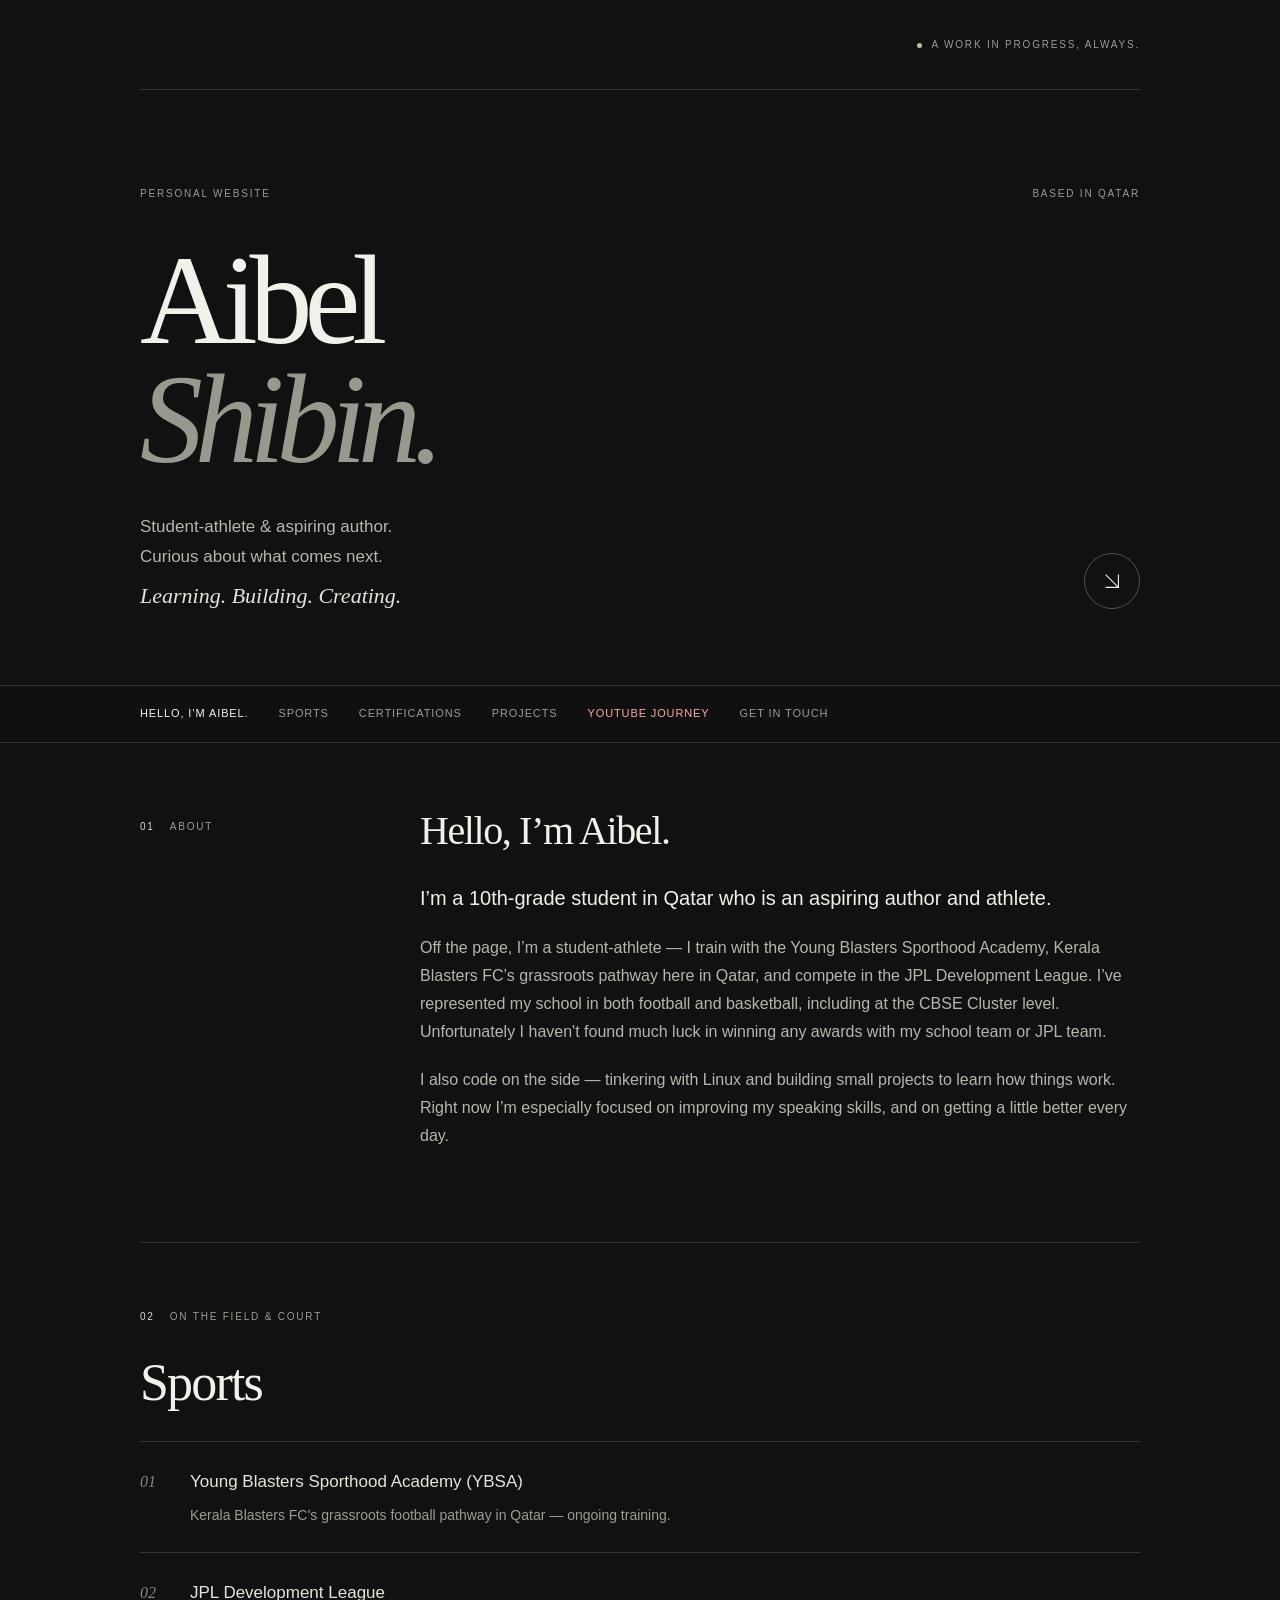
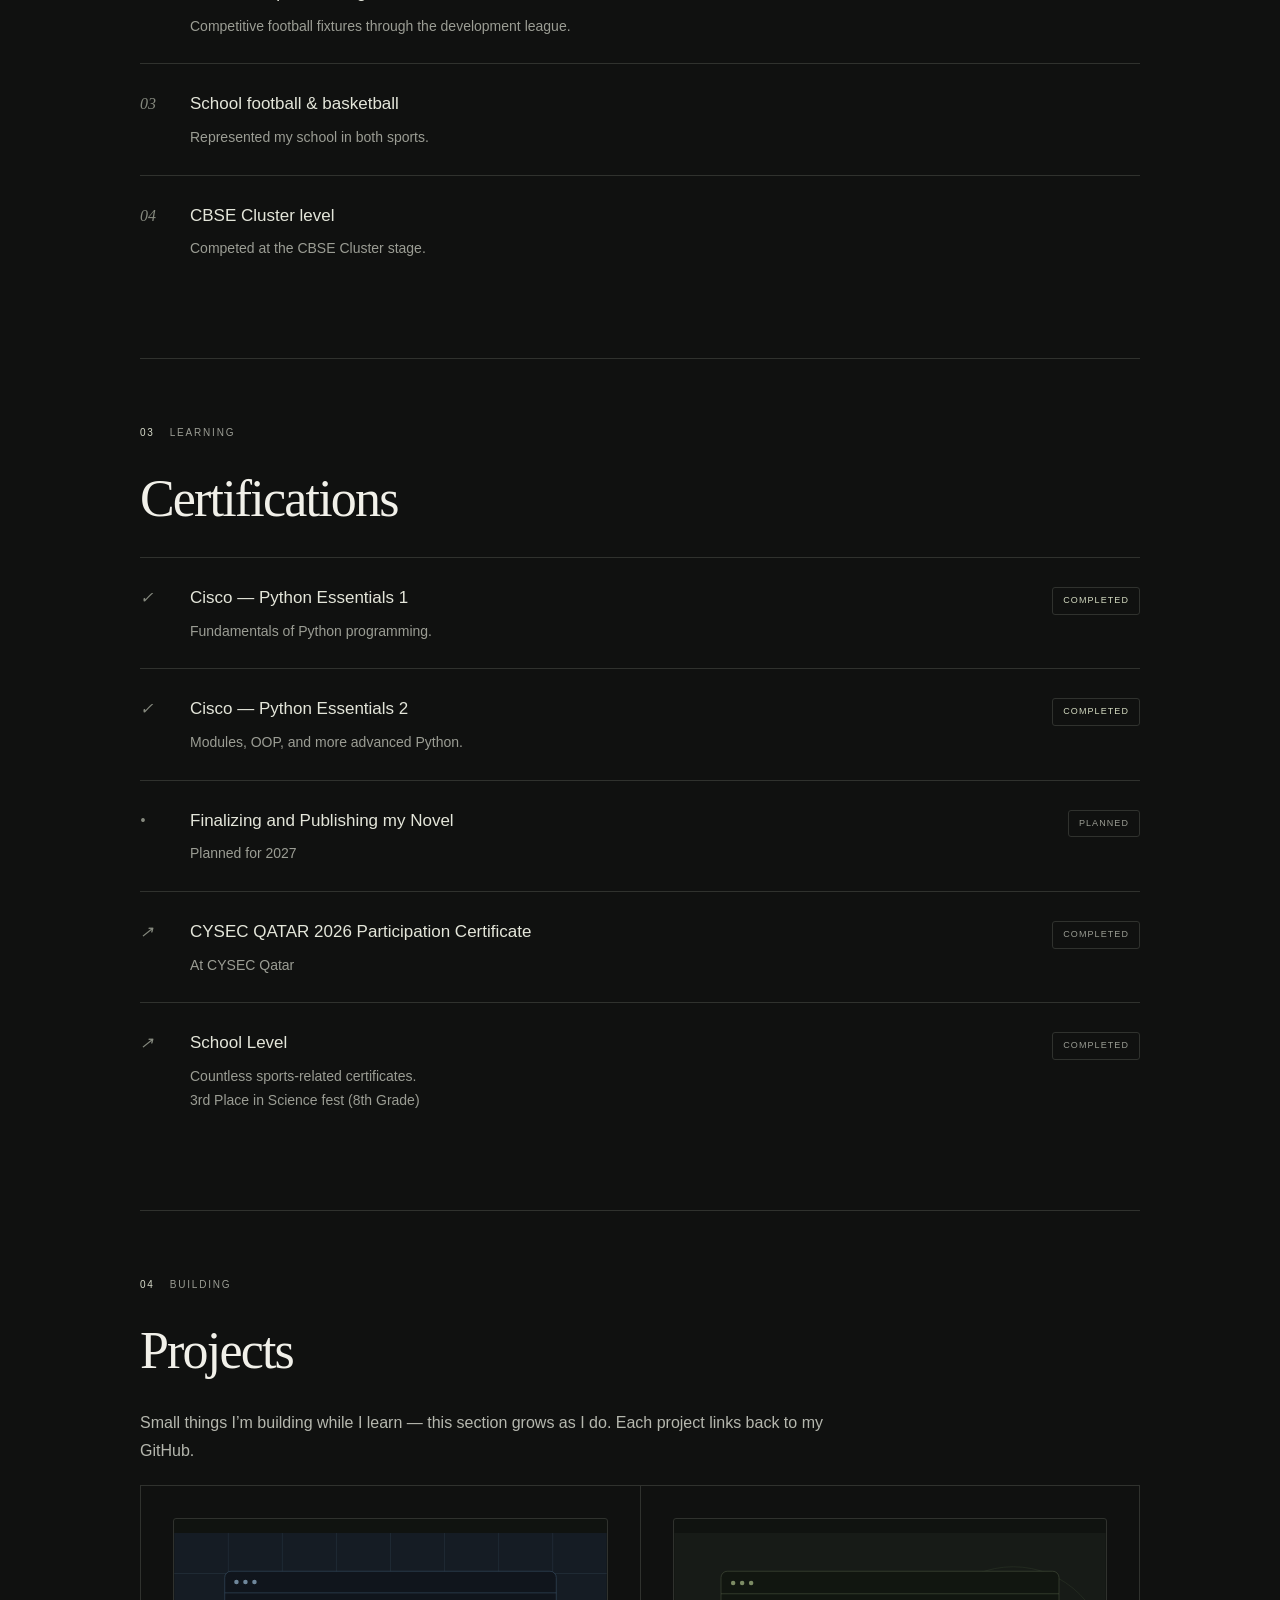
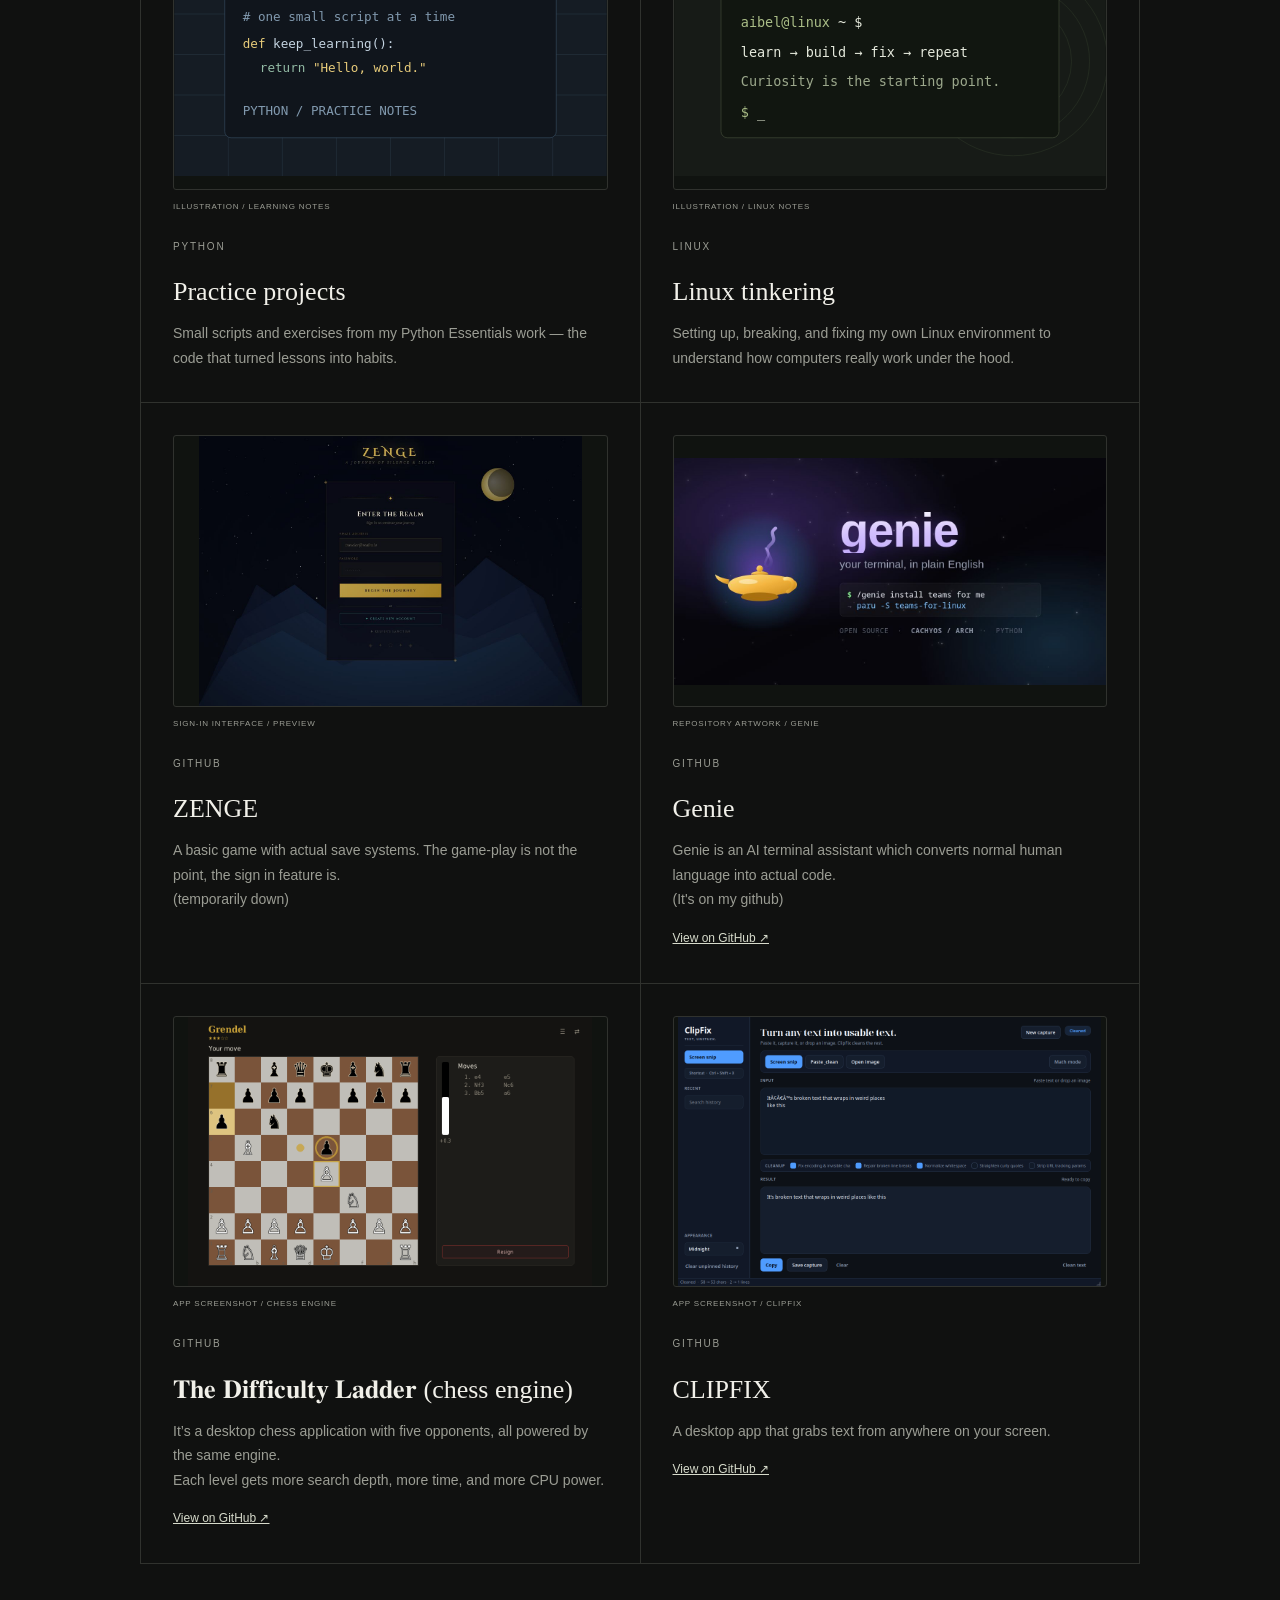
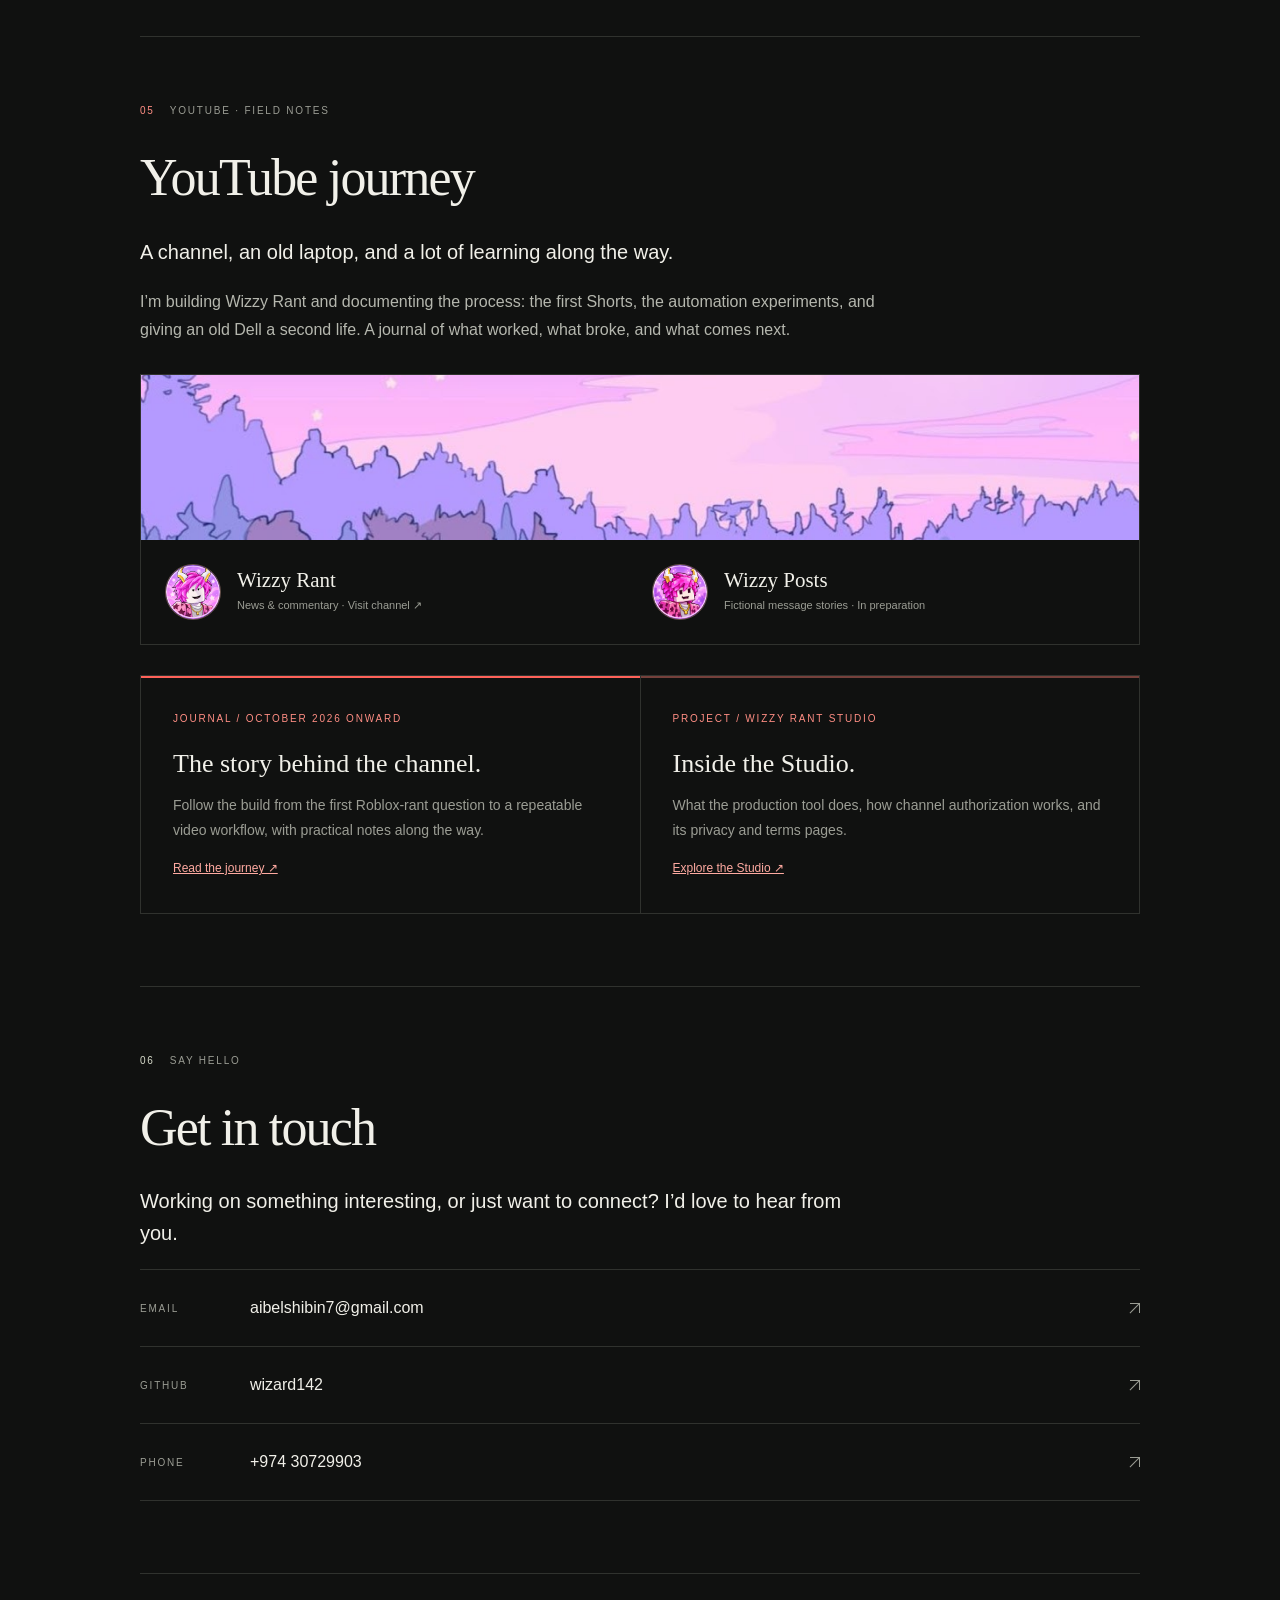
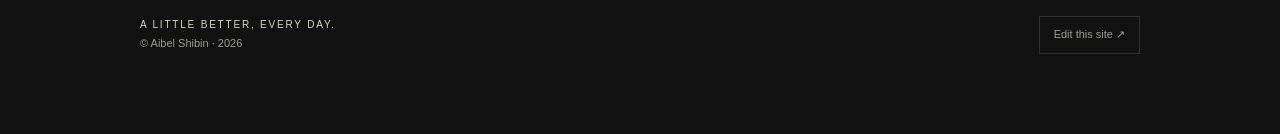
<file: index.html>
<!DOCTYPE html>
<html lang="en"><head><meta charset="UTF-8"><meta name="viewport" content="width=device-width, initial-scale=1"><meta name="description" content="Aibel Shibin — student-athlete, aspiring author, and coder in Qatar."><meta name="site-revision" content="dark-editor-20261018-images-v1"><meta name="theme-color" content="#101110"><title>Aibel Shibin — Learning. Building. Creating.</title><style>
:root{color-scheme:dark;--bg:#101110;--surface:#171817;--white:#f1f0e9;--muted:#9b9d94;--line:#30322e;--max:1080px}
*{box-sizing:border-box}html{scroll-behavior:smooth;scroll-padding-top:90px}body{margin:0;background:var(--bg);color:var(--white);font:16px/1.75 Arial,Helvetica,sans-serif}::selection{background:#dbddca;color:#101110}a{color:inherit}button,input,select{font:inherit}button,a,input,select,[contenteditable]{outline-offset:5px}button{cursor:pointer}button:focus-visible,a:focus-visible,input:focus-visible,select:focus-visible{outline:2px solid var(--white)}.wrap{max-width:var(--max);margin:auto;padding:0 40px}.topbar{display:flex;flex-wrap:wrap;justify-content:space-between;align-items:center;min-height:90px;border-bottom:1px solid var(--line)}.brand{text-decoration:none;font:italic 25px Georgia,serif}.small,.eyebrow,.tag,.c-label,.motto{font-size:10px;letter-spacing:.18em;text-transform:uppercase}.small{color:var(--muted)}.topbar .small:before{content:'';display:inline-block;width:5px;height:5px;background:#bdc2a6;border-radius:50%;margin-right:10px}.hero{padding:95px 0 76px;position:relative}.hero-meta{display:flex;justify-content:space-between;color:var(--muted);margin-bottom:38px}.hero h1{font:normal clamp(65px,11vw,126px)/.95 Georgia,serif;letter-spacing:-.065em;margin:0 0 32px;max-width:800px}.hero h1 span{color:#96998e;font-style:italic}.hero-bottom{display:flex;justify-content:space-between;align-items:end;gap:40px}.headline{color:#b5b7af;max-width:400px;font-size:17px;margin:0}.hero-note{font:italic 22px Georgia,serif;margin:12px 0 0;color:#e2e3d9}.hero-arrow{display:grid;place-items:center;width:56px;height:56px;border:1px solid #51544a;border-radius:50%;text-decoration:none;font-size:24px;transition:background .2s}.hero-arrow:hover{background:var(--surface)}nav{position:sticky;top:0;z-index:10;background:#101110f2;backdrop-filter:blur(16px);border-top:1px solid var(--line);border-bottom:1px solid var(--line)}nav .wrap{display:flex;gap:30px;overflow:auto;padding-top:18px;padding-bottom:18px}nav a{font-size:11px;letter-spacing:.08em;text-transform:uppercase;text-decoration:none;color:var(--muted);white-space:nowrap}nav a:hover,nav a.active{color:var(--white)}main section{position:relative;padding:65px 0 72px;border-bottom:1px solid var(--line);display:flow-root}.eyebrow{color:var(--muted);margin:0 0 28px;display:flex;gap:15px}.num{color:#d7dbca;font-variant-numeric:tabular-nums}h2{font:normal clamp(32px,5vw,52px)/1.15 Georgia,serif;letter-spacing:-.035em;margin:0 0 28px}main section>p:not(.eyebrow){max-width:740px;color:#b5b7ae}p{margin:0 0 20px}p.lead{color:var(--white)!important;font-size:20px;line-height:1.6}.clean{list-style:none;padding:0;margin:0}.clean li{position:relative;display:flex;gap:25px;align-items:baseline;padding:25px 0;border-top:1px solid var(--line)}.mark{color:#85897e;font:italic 16px Georgia,serif;min-width:25px}.body{flex:1}.body strong{font-size:17px;font-weight:normal;color:#e4e6da}.body>span{display:block;color:var(--muted);font-size:14px;margin-top:6px}.status{font-size:9px;text-transform:uppercase;letter-spacing:.12em;color:var(--muted);white-space:nowrap;border:1px solid var(--line);padding:5px 10px;border-radius:3px}.status.done{color:#d4dbc1}.cards{display:grid;grid-template-columns:1fr 1fr;gap:1px;background:var(--line);border:1px solid var(--line)}.card{background:var(--bg);position:relative;padding:32px;transition:background .2s}.card:hover{background:var(--surface)}.tag{display:block;color:var(--muted);margin-bottom:22px}.card h3{font:normal 26px Georgia,serif;margin:0 0 14px}.card p{font-size:14px;color:var(--muted);margin:0}.contact-grid{border-top:1px solid var(--line)}.contact-row{position:relative;display:flex;gap:20px;align-items:center;padding:24px 0;border-bottom:1px solid var(--line);text-decoration:none}.c-label{min-width:90px;color:var(--muted)}.c-val{flex:1;overflow-wrap:anywhere}.c-arrow{color:var(--muted);display:block;width:10px;height:10px;border-top:1px solid;border-right:1px solid;position:relative}.c-arrow:after{content:"";position:absolute;width:13px;height:1px;background:currentColor;transform:rotate(-45deg);top:4px;right:-2px}footer{padding:42px 0 80px;display:flex;justify-content:space-between;gap:25px;color:var(--muted);font-size:11px}footer p{margin:0}.motto{color:#d2d6c7}.editor-launch{background:none;border:1px solid var(--line);color:var(--muted);padding:8px 14px;font-size:11px}.editor-launch:hover{color:var(--white)}.editor-only{display:none}body.editing .editor-only{display:flex}body.editing{padding-bottom:150px}body.editing [contenteditable=true]{outline:1px dashed #656958;outline-offset:5px;border-radius:2px}body.editing [contenteditable=true]:focus{outline:1px solid #d4dbc1}body.editing section{padding-top:95px}.section-tools{position:absolute;top:25px;left:0;right:0;gap:6px;flex-wrap:wrap}.tool{font-size:11px;background:var(--surface);border:1px solid #45483f;color:var(--white);padding:7px 11px;border-radius:3px}.tool:hover{background:#30332b}.danger{color:#e5b7ab}.block-tools{gap:4px;margin:12px 0;clear:both;flex-wrap:wrap}.block-tools .tool{font-size:10px;padding:4px 9px}.editor-bar{position:fixed;bottom:16px;left:50%;transform:translateX(-50%);z-index:30;background:#23261fee;border:1px solid #535849;backdrop-filter:blur(15px);padding:14px 18px;width:min(950px,calc(100% - 32px));gap:8px;align-items:center;flex-wrap:wrap;box-shadow:0 20px 60px #0008}.editor-bar .hint{width:100%;font-size:11px;color:#b4b9a6;margin:0}.primary{background:#e3e7d5;color:#151710;border-color:#e3e7d5}.editor-state{font-size:10px;color:#c5ceb3;margin-right:auto}.toast{position:fixed;top:18px;left:50%;transform:translateX(-50%);z-index:80;background:#e3e7d5;color:#141610;padding:12px 20px;font-size:13px;max-width:90vw}.toast:empty{display:none}dialog{background:var(--surface);color:var(--white);border:1px solid #505448;padding:30px;width:min(430px,calc(100% - 32px))}dialog::backdrop{background:#000b}dialog h2{font-size:30px}dialog p{font-size:13px;color:var(--muted)}dialog label{display:block;font-size:12px;margin:14px 0 6px}dialog input,dialog select{width:100%;background:var(--bg);color:var(--white);border:1px solid #505448;padding:11px}dialog .actions{display:flex;gap:8px;margin-top:24px}.entry-link{display:inline-block;margin-top:16px;color:#d7dbcb;font-size:12px}body.editing .status{cursor:pointer}body.editing .hero,body.editing footer{border:1px dashed var(--line)}
@media(min-width:900px){#about{padding-left:280px}#about .eyebrow{position:absolute;left:0;top:75px}#about h2{font-size:40px}}@media(max-width:600px){.wrap{padding:0 22px}.topbar{min-height:75px}.topbar .small{font-size:8px}.hero{padding:60px 0}.hero-meta{font-size:9px}.hero h1{font-size:clamp(58px,15vw,86px)}.hero-bottom{gap:15px}.headline{font-size:15px}.hero-note{font-size:18px}nav .wrap{gap:24px}main section{padding:45px 0}.cards{grid-template-columns:1fr}.card{padding:26px}.clean li{gap:12px;flex-wrap:wrap}.status{margin-left:37px}.contact-row{gap:10px}.c-label{min-width:60px;font-size:9px}.c-val{font-size:13px}footer{flex-wrap:wrap}.editor-bar{bottom:8px;padding:10px}.tool{padding:7px 9px}.editor-state{width:100%}body.editing{padding-bottom:210px}body.editing #about .eyebrow{position:static}body.editing #about{padding-left:0}}@media(prefers-reduced-motion:reduce){html{scroll-behavior:auto}*{transition:none!important}}
.youtube-section>.eyebrow .num,.youtube-section .tag{color:#ff8e84}.youtube-section .entry-link{color:#ffaaa1}.youtube-section .card:first-child{border-top:2px solid #ff6259}.youtube-section .card:last-child{border-top:2px solid #75403b}nav a[href="#youtube"]{color:#ffaaa1}
.project-visual{margin:0 0 24px}.project-visual img{display:block;width:100%;height:auto;aspect-ratio:16/10;object-fit:contain;background:#101310;border:1px solid var(--line);border-radius:3px}.project-visual figcaption{font-size:8px;letter-spacing:.1em;text-transform:uppercase;color:var(--muted);padding-top:10px}.channel-showcase{border:1px solid var(--line);margin:30px 0}.channel-banner{display:block;width:100%;height:auto;aspect-ratio:1138/188;object-fit:cover}.channel-identities{display:grid;grid-template-columns:1fr 1fr;gap:24px;padding:24px}.channel-identity{display:flex;align-items:center;gap:16px;text-decoration:none;min-width:0}.channel-identity img{border-radius:50%;width:56px;height:56px;object-fit:cover;border:1px solid #66504b;flex:none}.channel-identity strong{display:block;font:normal 21px Georgia,serif}.channel-identity small{display:block;color:var(--muted);font-size:11px;margin-top:3px}.channel-identity:hover strong{color:#ffaaa1}@media(max-width:600px){.channel-identities{grid-template-columns:1fr;padding:20px}.channel-identity strong{font-size:20px}}
</style></head><body class="">
<div class="wrap"><div class="topbar" id="topbar"><a class="brand editable" href="#" spellcheck="true"><br></a><span class="small editable" spellcheck="true">A work in progress, always.</span></div>
<header class="hero" id="hero"><div class="hero-meta small"><span class="editable" spellcheck="true">Personal WEbsite</span><span class="editable" spellcheck="true">Based in Qatar</span></div><h1 class="editable" spellcheck="true">Aibel<br><span>Shibin.</span></h1><div class="hero-bottom"><div><p class="headline editable" spellcheck="true">Student-athlete &amp; aspiring author.<br>Curious about what comes next.</p><p class="hero-note editable" spellcheck="true">Learning. Building. Creating.</p></div><a class="hero-arrow" href="#about" aria-label="Explore the site"><svg viewBox="0 0 24 24" width="22" height="22" fill="none" stroke="currentColor" stroke-width="1.2" aria-hidden="true"><path d="M5 5l14 14M5 19h14V5"></path></svg></a></div></header></div>
<nav aria-label="Sections"><div class="wrap" id="navigation"><a href="#about" class="">Hello, I’m Aibel.</a><a href="#sports" class="">Sports</a><a href="#certs" class="">Certifications</a><a href="#projects" class="">Projects</a><a href="#youtube">YouTube journey</a><a href="#contact">Get in touch</a></div></nav><main class="wrap" id="sections">

    <!-- ABOUT -->
    <section id="about">
      <p class="eyebrow reveal"><span class="num">01</span><span class="section-label editable" spellcheck="true"> About</span></p>
      <h2 class="reveal editable" spellcheck="true">Hello, I’m Aibel.</h2>
      <p class="lead reveal editable" spellcheck="true">I’m a 10th-grade student in Qatar who is an aspiring author and athlete.</p>
      <p class="reveal editable" spellcheck="true">Off the page, I’m a student-athlete — I train with the Young Blasters Sporthood Academy, Kerala Blasters FC’s grassroots pathway here in Qatar, and compete in the JPL Development League. I’ve represented my school in both football and basketball, including at the CBSE Cluster level. Unfortunately I haven't found much luck in winning any awards with my school team or JPL team.&nbsp;</p>
      <p class="reveal editable" spellcheck="true">I also code on the side — tinkering with Linux and building small projects to learn how things work. Right now I’m especially focused on improving my speaking skills, and on getting a little better every day.</p>
    </section>

    <!-- SPORTS -->
    <section id="sports">
      <p class="eyebrow reveal"><span class="num">02</span><span class="section-label editable" spellcheck="true"> On the field &amp; court</span></p>
      <h2 class="reveal editable" spellcheck="true">Sports</h2>
      <ul class="clean reveal" data-list="sports" data-renumber="">
        <li>
          <span class="mark">01</span>
          <span class="body"><strong class="editable" spellcheck="true">Young Blasters Sporthood Academy (YBSA)</strong>
          <span class="editable" spellcheck="true">Kerala Blasters FC’s grassroots football pathway in Qatar — ongoing training.</span></span>
        </li>
        <li>
          <span class="mark">02</span>
          <span class="body"><strong class="editable" spellcheck="true">JPL Development League</strong>
          <span class="editable" spellcheck="true">Competitive football fixtures through the development league.</span></span>
        </li>
        <li>
          <span class="mark">03</span>
          <span class="body"><strong class="editable" spellcheck="true">School football &amp; basketball</strong>
          <span class="editable" spellcheck="true">Represented my school in both sports.</span></span>
        </li>
        <li>
          <span class="mark">04</span>
          <span class="body"><strong class="editable" spellcheck="true">CBSE Cluster level</strong>
          <span class="editable" spellcheck="true">Competed at the CBSE Cluster stage.</span></span>
        </li>
      </ul>

    </section>

    <!-- CERTIFICATIONS -->
    <section id="certs">
      <p class="eyebrow reveal"><span class="num">03</span><span class="section-label editable" spellcheck="true"> Learning</span></p>
      
      <h2 class="reveal editable" spellcheck="true">Certifications</h2><ul class="clean reveal" data-list="certs">
        <li>
          <span class="mark">✓</span>
          <span class="body"><strong class="editable" spellcheck="true">Cisco — Python Essentials 1</strong>
          <span class="editable" spellcheck="true">Fundamentals of Python programming.</span></span>
          <span class="status done editable" spellcheck="true">Completed</span>
        </li>
        <li>
          <span class="mark">✓</span>
          <span class="body"><strong class="editable" spellcheck="true">Cisco — Python Essentials 2</strong>
          <span class="editable" spellcheck="true">Modules, OOP, and more advanced Python.</span></span>
          <span class="status done editable" spellcheck="true">Completed</span>
        </li>
        


      <li>
    <span class="mark">•</span>
    <span class="body"><strong class="editable" spellcheck="true">Finalizing and Publishing my Novel</strong>
    <span class="editable" spellcheck="true">Planned for 2027</span></span>
    <span class="status editable" spellcheck="true">Planned</span>
  </li><li><span class="mark">↗</span><span class="body"><strong class="editable" spellcheck="true">CYSEC QATAR 2026 Participation Certificate</strong><span class="editable" spellcheck="true">At CYSEC Qatar</span></span><span class="status editable" spellcheck="true">Completed</span></li><li><span class="mark">↗</span><span class="body"><strong class="editable" spellcheck="true">School Level</strong><span class="editable" spellcheck="true">Countless sports-related certificates.<br>3rd Place in Science fest (8th Grade)</span></span><span class="status editable" spellcheck="true">Completed</span></li></ul>

    </section>

    <!-- PROJECTS -->
    <section id="projects">
      <p class="eyebrow reveal"><span class="num">04</span><span class="section-label editable" spellcheck="true"> Building</span></p>
      <h2 class="reveal editable" spellcheck="true">Projects</h2>
      <p class="reveal editable" spellcheck="true">Small things I’m building while I learn — this section grows as I do. Each project links back to my GitHub.</p>
      <div class="cards reveal" data-list="projects">
        <div class="card"><figure class="project-visual"><img src="assets/projects/python.svg" alt="Illustrated Python practice code window" width="960" height="600" loading="lazy" decoding="async"><figcaption>Illustration / learning notes</figcaption></figure>
          <span class="tag editable" spellcheck="true">Python</span>
          <h3 class="editable" spellcheck="true">Practice projects</h3>
          <p class="editable" spellcheck="true">Small scripts and exercises from my Python Essentials work — the code that turned lessons into habits.</p>
        </div>
        <div class="card"><figure class="project-visual"><img src="assets/projects/linux.svg" alt="Illustrated Linux terminal for personal tinkering" width="960" height="600" loading="lazy" decoding="async"><figcaption>Illustration / Linux notes</figcaption></figure>
          <span class="tag editable" spellcheck="true">Linux</span>
          <h3 class="editable" spellcheck="true">Linux tinkering</h3>
          <p class="editable" spellcheck="true">Setting up, breaking, and fixing my own Linux environment to understand how computers really work under the hood.</p>
        </div>

      <div class="card"><figure class="project-visual"><img src="assets/projects/zenge.jpg" alt="Zenge sign-in screen with a starry mountain background" width="960" height="600" loading="lazy" decoding="async"><figcaption>Sign-in interface / preview</figcaption></figure>
    <span class="tag editable" spellcheck="true">GITHUB</span>
    <h3 class="editable" spellcheck="true">ZENGE</h3>
    <p class="editable" spellcheck="true">A basic game with actual save systems. The game-play is not the point, the sign in feature is.<br>(temporarily down)</p>
  </div><div class="card"><figure class="project-visual"><img src="assets/projects/genie.jpg" alt="Genie lamp and plain-English terminal command example" width="960" height="600" loading="lazy" decoding="async"><figcaption>Repository artwork / Genie</figcaption></figure>
    <span class="tag editable" spellcheck="true">GITHUB</span>
    <h3 class="editable" spellcheck="true">Genie</h3>
    <p class="editable" spellcheck="true">Genie is an AI terminal assistant which converts normal human language into actual code.<br>(It's on my github)</p>
  <a class="entry-link" href="https://github.com/wizard142/genie" target="_blank" rel="noopener noreferrer">View on GitHub ↗</a></div><div class="card"><figure class="project-visual"><img src="assets/projects/chess.png" alt="Difficulty Ladder chess board and opponent interface" width="960" height="600" loading="lazy" decoding="async"><figcaption>App screenshot / chess engine</figcaption></figure><span class="tag editable" spellcheck="true">GITHUB</span><h3 class="editable" spellcheck="true">𝐓𝐡𝐞 𝐃𝐢𝐟𝐟𝐢𝐜𝐮𝐥𝐭𝐲 𝐋𝐚𝐝𝐝𝐞𝐫 (chess engine)</h3><p class="editable" spellcheck="true">It’s a desktop chess application with five opponents, all powered by the same engine.<br>Each level gets more search depth, more time, and more CPU power.</p><a class="entry-link" href="https://github.com/wizard142/difficulty-ladder-chess" target="_blank" rel="noopener noreferrer">View on GitHub ↗</a></div><div class="card"><figure class="project-visual"><img src="assets/projects/clipfix.png" alt="ClipFix dark interface showing text cleanup and screen capture tools" width="960" height="600" loading="lazy" decoding="async"><figcaption>App screenshot / ClipFix</figcaption></figure><span class="tag editable" spellcheck="true">GIthub</span><h3 class="editable" spellcheck="true">CLIPFIX</h3><p class="editable" spellcheck="true">A desktop app that grabs text from anywhere on your screen.</p><a class="entry-link" href="https://github.com/wizard142/clipfix" target="_blank" rel="noopener noreferrer">View on GitHub ↗</a></div></div>

    </section>

    <!-- YOUTUBE JOURNEY -->
    <section id="youtube" class="youtube-section">
      <p class="eyebrow"><span class="num">05</span><span class="section-label editable"> YouTube · Field notes</span></p>
      <h2 class="editable">YouTube journey</h2>
      <p class="lead editable">A channel, an old laptop, and a lot of learning along the way.</p>
      <p class="editable">I’m building Wizzy Rant and documenting the process: the first Shorts, the automation experiments, and giving an old Dell a second life. A journal of what worked, what broke, and what comes next.</p>
<div class="channel-showcase"><img class="channel-banner" src="assets/channels/wizzy-rant-banner.jpg" width="1138" height="188" alt="Wizzy Rant channel banner" loading="lazy" decoding="async"><div class="channel-identities"><a class="channel-identity" href="https://www.youtube.com/@Wizzy-Rant" target="_blank" rel="noopener noreferrer"><img src="assets/channels/wizzy-rant-avatar.jpg" width="56" height="56" alt="" loading="lazy"><span><strong>Wizzy Rant</strong><small>News &amp; commentary · Visit channel ↗</small></span></a><div class="channel-identity"><img src="assets/channels/wizzy-posts-avatar.png" width="56" height="56" alt="" loading="lazy"><span><strong>Wizzy Posts</strong><small>Fictional message stories · In preparation</small></span></div></div></div>
      <div class="cards" data-list="youtube">
        <div class="card"><span class="tag editable">Journal / October 2026 onward</span><h3 class="editable">The story behind the channel.</h3><p class="editable">Follow the build from the first Roblox-rant question to a repeatable video workflow, with practical notes along the way.</p><a class="entry-link" href="youtube/">Read the journey ↗</a></div>
        <div class="card"><span class="tag editable">Project / Wizzy Rant Studio</span><h3 class="editable">Inside the Studio.</h3><p class="editable">What the production tool does, how channel authorization works, and its privacy and terms pages.</p><a class="entry-link" href="wizzy-rant-studio/">Explore the Studio ↗</a></div>
      </div>
    </section>

    <!-- CONTACT -->
    <section id="contact">
      <p class="eyebrow reveal"><span class="num">06</span><span class="section-label editable" spellcheck="true"> Say hello</span></p>
      <h2 class="reveal editable" spellcheck="true">Get in touch</h2>
      <p class="lead reveal editable" spellcheck="true">Working on something interesting, or just want to connect? I’d love to hear from you.</p>
      <div class="contact-grid reveal" data-contact="">
        <a class="contact-row" data-type="email" href="mailto:aibelshibin7@gmail.com">
          <span class="c-label editable" spellcheck="true">Email</span>
          <span class="c-val editable" spellcheck="true">aibelshibin7@gmail.com</span>
          <span class="c-arrow" aria-hidden="true"></span>
        </a>
        <a class="contact-row" data-type="github" href="https://github.com/wizard142" target="_blank" rel="noopener">
          <span class="c-label editable" spellcheck="true">GitHub</span>
          <span class="c-val editable" spellcheck="true">wizard142</span>
          <span class="c-arrow" aria-hidden="true"></span>
        </a>
        <a class="contact-row" data-type="phone" href="tel:+97430729903">
          <span class="c-label editable" spellcheck="true">Phone</span>
          <span class="c-val editable" spellcheck="true">+974 30729903</span>
          <span class="c-arrow" aria-hidden="true"></span>
        </a>
      </div>
    </section>

  </main><div class="wrap"><footer id="footer"><div><p class="motto editable" spellcheck="true">A little better, every day.</p><p class="editable" spellcheck="true">© Aibel Shibin · <span id="yr">2026</span></p></div><button class="editor-launch" id="editButton">Edit this site ↗</button></footer></div>
<div class="editor-bar editor-only" id="editorBar" aria-label="Site editor"><span class="editor-state" id="saveState" role="status">Editing your local copy</span><button class="tool" id="addSection">+ Section</button><button class="tool" id="undo">Undo</button><button class="tool" id="restore">Restore draft</button><button class="tool primary" id="publish">Publish to GitHub ↗</button><button class="tool" id="disconnect" hidden="">Disconnect</button><button class="tool" id="download">Download site ↓</button><button class="tool" id="done">Done</button><p class="hint">Click outlined text to edit. Drafts save in this browser. Publish to GitHub to update the live site; Download site keeps a backup.</p></div>
<dialog id="addDialog"><form id="addForm"><h2>Add a section</h2><label for="sectionTitle">Section title</label><input id="sectionTitle" required="" maxlength="100" placeholder="Achievements"><label for="sectionType">Layout</label><select id="sectionType"><option value="list">Entries / achievements</option><option value="text">Writing / text</option><option value="cards">Projects / cards</option><option value="contact">Contact / links</option></select><div class="actions"><button class="tool primary" type="submit">Add section</button><button class="tool" type="button" id="cancelDialog">Cancel</button></div></form></dialog>
<dialog id="confirmDialog"><form method="dialog"><h2>Remove this content?</h2><p id="confirmMessage">You can undo this while editing.</p><div class="actions"><button class="tool danger" value="remove">Remove</button><button class="tool" value="cancel" autofocus="">Keep it</button></div></form></dialog>
<dialog id="linkDialog"><form id="linkForm"><h2>Edit link</h2><label for="linkLabel">Link text</label><input id="linkLabel" required="" maxlength="200"><label for="linkUrl">Destination</label><input id="linkUrl" required="" placeholder="https://example.com"><p>Use https://, http://, mailto:, tel:, or a section link such as #projects.</p><div class="actions"><button class="tool primary" type="submit">Save link</button><button class="tool" type="button" id="cancelLink">Cancel</button></div></form></dialog>
<dialog id="publishDialog" aria-labelledby="publishTitle"><form id="publishForm"><h2 id="publishTitle">Publish your changes</h2><p>Updates <strong>wizard142/wizard142.github.io</strong> on <strong>main</strong>. GitHub Pages will deploy the changes.</p><div id="connectFields"><label for="githubToken">GitHub fine-grained token</label><input id="githubToken" type="password" autocomplete="off" spellcheck="false" placeholder="Paste your repository token here"><p><a href="https://github.com/settings/personal-access-tokens/new?name=Personal%20website%20editor&amp;target_name=wizard142&amp;contents=write" target="_blank" rel="noopener noreferrer">Create a GitHub token ↗</a>. Select only <strong>wizard142.github.io</strong> and allow <strong>Contents: Read and write</strong>. Set an expiry date. Enter it here, never in your site content.</p><p>The token stays in memory for this tab. It is sent only to GitHub’s API, never saved in drafts or downloaded files.</p></div><p id="publishStatus" role="status" aria-live="polite"></p><div class="actions"><button class="tool primary" type="submit" id="confirmPublish">Publish changes</button><button class="tool" type="button" id="cancelPublish">Cancel</button></div></form></dialog>
<div class="toast" id="toast" role="status"></div><script>
(() => {
'use strict';
const $ = id => document.getElementById(id);
const main = $('sections'), hero = $('hero'), footer = $('footer'), topbar = $('topbar');
let editing = false, history = [], pendingDelete = null, linkTarget = null, timer, toastTimer;
function clean(root) {
  const copy = root.cloneNode(true);
  copy.querySelectorAll('[data-editor-ui]').forEach(el => el.remove());
  copy.querySelectorAll('[contenteditable]').forEach(el => el.removeAttribute('contenteditable'));
  return copy.innerHTML;
}
function snapshot() { return {main:clean(main),hero:clean(hero),footer:clean(footer),topbar:clean(topbar)}; }
const original = snapshot();
let hash = 0; for (const c of JSON.stringify(original)) hash = (Math.imul(hash,31) + c.charCodeAt(0)) | 0;
const draftKey = 'aibel-site-draft-v2-' + hash;
function notice(text) { $('toast').textContent = text; clearTimeout(toastTimer); toastTimer = setTimeout(() => $('toast').textContent = '',4500); }
function save() {
  clearTimeout(timer);
  try { localStorage.setItem(draftKey,JSON.stringify(snapshot())); $('saveState').textContent = 'Draft saved in this browser'; }
  catch { $('saveState').textContent = 'Storage unavailable — download to keep changes'; }
}
function checkpoint() { history.push(snapshot()); if(history.length > 50) history.shift(); }
function apply(state) { main.innerHTML=state.main; hero.innerHTML=state.hero; footer.innerHTML=state.footer; topbar.innerHTML=state.topbar; refresh(); }
function mutate(action) { checkpoint(); stripTools(); action(); refresh(); save(); }
function stripTools() { document.querySelectorAll('[data-editor-ui]').forEach(el=>el.remove()); }
function button(label,action,danger=false) {
  const b=document.createElement('button'); b.type='button'; b.className='tool'+(danger?' danger':''); b.textContent=label; b.addEventListener('click',e=>{e.preventDefault();e.stopPropagation();action();}); return b;
}
function tools(className) { const el=document.createElement('div'); el.className=className+' editor-only'; el.dataset.editorUi=''; return el; }
function remove(target) {
  pendingDelete=target; $('confirmMessage').textContent = target.matches('section') ? 'This removes the whole section and its entries. You can undo this while editing.' : 'You can undo this while editing.';
  $('confirmDialog').showModal();
}
$('confirmDialog').addEventListener('close',()=>{ if($('confirmDialog').returnValue==='remove' && pendingDelete) mutate(()=>pendingDelete.remove()); pendingDelete=null; });
function move(target,offset) {
  mutate(()=>{
    const siblings=[...target.parentElement.children],i=siblings.indexOf(target),neighbor=siblings[i+offset];
    if(neighbor) {target.parentElement.insertBefore(target,offset<0?neighbor:neighbor.nextSibling);}
  });
}
function editLink(target) { linkTarget=target; $('linkLabel').value=target.querySelector('.c-val')?.textContent || target.textContent; $('linkUrl').value=target.getAttribute('href') || 'https://'; $('linkDialog').showModal(); }
function validUrl(value) { return /^(https?:\/\/[^\s]+|mailto:[^\s]+|tel:[+\d() .-]+|#[A-Za-z][\w-]*)$/i.test(value); }
$('linkForm').addEventListener('submit',e=>{
  e.preventDefault(); const value=$('linkUrl').value.trim();
  if(!validUrl(value)) { $('linkUrl').setCustomValidity('Use a valid http, https, email, phone, or section link.'); $('linkUrl').reportValidity(); return; }
  mutate(()=>{linkTarget.setAttribute('href',value); const label=linkTarget.querySelector('.c-val'); if(label) label.textContent=$('linkLabel').value; else linkTarget.textContent=$('linkLabel').value; if(linkTarget.matches('.contact-row')) linkTarget.dataset.type='custom'; });
  $('linkDialog').close();
});
$('linkUrl').addEventListener('input',()=>$('linkUrl').setCustomValidity(''));
$('cancelLink').addEventListener('click',()=>$('linkDialog').close());
function paragraph() { const p=document.createElement('p'); p.className='editable'; p.textContent='Write something here.'; return p; }
function entry(kind) {
  const el=document.createElement(kind==='cards'?'div':kind==='contact'?'a':'li');
  if(kind==='cards') { el.className='card'; el.innerHTML='<span class="tag editable">Category</span><h3 class="editable">New project</h3><p class="editable">A short description of what you’re building.</p>'; }
  else if(kind==='contact') { el.className='contact-row'; el.dataset.type='custom'; el.href='https://example.com'; el.innerHTML='<span class="c-label editable">Link</span><span class="c-val editable">Your link</span><span class="c-arrow" aria-hidden="true"></span>'; }
  else {el.innerHTML='<span class="mark">↗</span><span class="body"><strong class="editable">New achievement</strong><span class="editable">What happened, and when.</span></span><span class="status editable">Completed</span>'; }
  return el;
}
function listKind(section) { if(section.querySelector('.cards'))return 'cards'; if(section.querySelector('.contact-grid'))return 'contact'; return 'list'; }
function addEntry(section) {
  const kind=listKind(section); let node;
  mutate(()=>{
    let container=section.querySelector('[data-list],.contact-grid');
    if(!container){container=document.createElement('ul');container.className='clean';container.dataset.list='custom';section.append(container);}
    node=entry(kind);container.append(node);
  });
  node.querySelector('.editable').focus();
}
function addText(section) { let p; mutate(()=>{p=paragraph();section.append(p);});p.focus(); }
function addLink(target) {
  let a; mutate(()=>{a=document.createElement('a');a.className='entry-link';a.href='https://example.com';a.textContent='View more ↗';target.append(a);});editLink(a);
}
function blockControls(target) {
  const bar=tools('block-tools');
  bar.append(button('Move up',()=>move(target,-1)),button('Move down',()=>move(target,1)),button('Remove',()=>remove(target),true));
  if(target.matches('.card,li')) bar.append(button('+ Link',()=>addLink(target)));
  if(target.matches('a'))bar.prepend(button('Edit link',()=>editLink(target)));
  if(target.matches('li,.card'))target.append(bar); else target.after(bar);
}
function refresh() {
  stripTools();
  [...main.querySelectorAll('section')].forEach((section,index)=>{
    section.querySelector('.num')?.replaceChildren(document.createTextNode(String(index+1).padStart(2,'0')));
    section.querySelectorAll('[data-renumber] li .mark').forEach((mark,i)=>mark.textContent=String(i+1).padStart(2,'0'));
    section.querySelectorAll('h2,h3,p:not(.eyebrow),.tag,.c-label,.status').forEach(el=>el.classList.add('editable'));
    const eyebrow=section.querySelector('.eyebrow');
    if(eyebrow && !eyebrow.querySelector('.section-label')) {
      const label=document.createElement('span');label.className='section-label editable';
      [...eyebrow.childNodes].filter(n=>n.nodeType===3).forEach(n=>{label.textContent+=n.textContent;n.remove();});eyebrow.append(label);
    }
    if(editing){
      const bar=tools('section-tools');
      bar.append(button('Move section up',()=>move(section,-1)),button('Move section down',()=>move(section,1)),button('+ Text',()=>addText(section)),button('+ Link',()=>addLink(section)),button('+ Entry',()=>addEntry(section)),button('Remove section',()=>remove(section),true));
      section.prepend(bar);
      [...section.children].filter(el=>el.matches('h2,p:not(.eyebrow)')).forEach(blockControls);
      section.querySelectorAll('.clean>li,.cards>.card,.contact-grid>.contact-row,.entry-link').forEach(blockControls);
    }
  });
  [hero,footer,topbar,main].forEach(root=>root.querySelectorAll('.editable').forEach(el=>{
    if(editing)el.setAttribute('contenteditable','true');else el.removeAttribute('contenteditable');
    el.setAttribute('spellcheck','true');
  }));
  if(editing) [hero,footer,topbar].forEach(root=>{root.querySelectorAll('.editable').forEach(blockControls);const bar=tools('block-tools');bar.append(button('+ Text',()=>addText(root)));root.append(bar);});
  navigation();
}
function navigation() {
  const nav=$('navigation');nav.replaceChildren();
  main.querySelectorAll('section').forEach(section=>{ const a=document.createElement('a');a.href='#'+section.id;a.textContent=section.querySelector('h2')?.textContent || section.querySelector('.section-label')?.textContent || 'Section'; nav.append(a); });
  const first=main.querySelector('section');const arrow=hero.querySelector('.hero-arrow');if(arrow){if(first){arrow.href='#'+first.id;arrow.hidden=false;}else arrow.hidden=true;}
}
document.addEventListener('click',e=>{
  if(e.target.closest('#editButton')){editing=true;document.body.classList.add('editing');refresh();notice('Edit your site, then choose Publish to GitHub when you’re ready.');}
  if(editing && e.target.closest('a') && (main.contains(e.target)||hero.contains(e.target)))e.preventDefault();
});
document.addEventListener('focusin',e=>{if(editing&&e.target.matches('[contenteditable=true]'))checkpoint();});
document.addEventListener('input',e=>{if(editing&&e.target.closest('[contenteditable]')){const row=e.target.closest('.contact-row'); if(row && row.dataset.type!=='custom'){const val=row.querySelector('.c-val').textContent.trim();const type=row.dataset.type;row.setAttribute('href',type==='email'?'mailto:'+val:type==='phone'?'tel:'+val.replace(/[^0-9+]/g,''):'https://github.com/'+val.replace(/^@/,''));}navigation();clearTimeout(timer);timer=setTimeout(save,400);}});
document.addEventListener('paste',e=>{
  if(!editing||!e.target.closest('[contenteditable]'))return;
  e.preventDefault();document.execCommand('insertText',false,e.clipboardData.getData('text/plain'));
});
$('done').addEventListener('click',()=>{save();editing=false;document.body.classList.remove('editing');refresh();});
$('undo').addEventListener('click',()=>{if(!history.length){notice('Nothing to undo yet.');return;}apply(history.pop());save();});
$('restore').addEventListener('click',()=>{
  try{const raw=localStorage.getItem(draftKey);if(!raw){notice('No saved draft in this browser.');return;}const state=JSON.parse(raw);if(!['main','hero','footer','topbar'].every(k=>typeof state[k]==='string'))throw new Error();checkpoint();apply(state);notice('Saved draft restored.');}catch{notice('Unable to restore this draft.');}
});
$('addSection').addEventListener('click',()=>{$('sectionTitle').value='';$('addDialog').showModal();});
$('cancelDialog').addEventListener('click',()=>$('addDialog').close());
$('addForm').addEventListener('submit',e=>{
  e.preventDefault();let section;
  mutate(()=>{
    section=document.createElement('section');section.id='section-'+Date.now().toString(36);const eyebrow=document.createElement('p');eyebrow.className='eyebrow';eyebrow.innerHTML='<span class="num"></span><span class="section-label editable">A new chapter</span>';
    const h=document.createElement('h2');h.className='editable';h.textContent=$('sectionTitle').value.trim()||'New section';section.append(eyebrow,h);
    const kind=$('sectionType').value;
    if(kind==='text')section.append(paragraph());
    else {const list=document.createElement(kind==='list'?'ul':'div');list.className=kind==='cards'?'cards':kind==='contact'?'contact-grid':'clean';if(kind==='contact')list.dataset.contact='';else list.dataset.list='custom';list.append(entry(kind));section.append(list);}
    main.append(section);
  });$('addDialog').close();section.scrollIntoView({behavior:'smooth',block:'start'});
});
function exportHtml(revision) {
  const copy=document.documentElement.cloneNode(true);
  copy.querySelectorAll('[data-editor-ui]').forEach(el=>el.remove());
  copy.querySelectorAll('[contenteditable]').forEach(el=>el.removeAttribute('contenteditable'));
  copy.querySelector('body').classList.remove('editing');
  copy.querySelectorAll('dialog').forEach(el=>el.removeAttribute('open'));
  copy.querySelectorAll('dialog input').forEach(el=>{el.value='';el.removeAttribute('value');});
  copy.querySelector('#toast').textContent='';copy.querySelector('#saveState').textContent='Editing your local copy';
  copy.querySelector('#publishStatus').textContent='';copy.querySelector('#connectFields').hidden=false;
  copy.querySelector('#disconnect').hidden=true;
  ['confirmPublish','cancelPublish','publish','done'].forEach(id=>copy.querySelector('#'+id).disabled=false);
  copy.querySelector('#confirmPublish').textContent='Publish changes';
  copy.querySelectorAll('nav a.active').forEach(el=>el.classList.remove('active'));
  copy.querySelector('meta[name="site-revision"]').content=revision;
  return '<!DOCTYPE html>\n'+copy.outerHTML;
}
$('download').addEventListener('click',()=>{
  save();const blob=new Blob([exportHtml(document.querySelector('meta[name="site-revision"]').content)],{type:'text/html;charset=utf-8'});
  const url=URL.createObjectURL(blob),a=document.createElement('a');a.href=url;a.download='index.html';a.click();setTimeout(()=>URL.revokeObjectURL(url),10000);notice('Downloaded a complete backup of your site.');
});
let githubToken='', publishing=false, pendingRevision=null, pendingBaseline=null, baseline=JSON.stringify(original);
function remoteSnapshot(doc) { const state={}; for(const [key,id] of [['main','sections'],['hero','hero'],['footer','footer'],['topbar','topbar']]) {const root=doc.getElementById(id);if(!root)return null;state[key]=clean(root);} return JSON.stringify(state); }
const githubFile='https://api.github.com/repos/wizard142/wizard142.github.io/contents/index.html';
function base64Encode(text) {
  const bytes=new TextEncoder().encode(text);let binary='';
  for(let i=0;i<bytes.length;i+=8192)binary+=String.fromCharCode(...bytes.subarray(i,i+8192));
  return btoa(binary);
}
function base64Decode(text) {return new TextDecoder().decode(Uint8Array.from(atob(text.replace(/\s/g,'')),c=>c.charCodeAt(0)));}
async function githubRequest(url,options={}) {
  const response=await fetch(url,{...options,headers:{Accept:'application/vnd.github+json',Authorization:'Bearer '+githubToken,'X-GitHub-Api-Version':'2022-11-28',...(options.method?{'Content-Type':'application/json'}:{})},cache:'no-store',credentials:'omit',referrerPolicy:'no-referrer',signal:AbortSignal.timeout(20000)});
  if(!response.ok){
    if(response.status===401){githubToken='';$('disconnect').hidden=true;throw new Error('GitHub rejected the token. Enter a valid, unexpired token.');}
    if(response.status===403)throw new Error('GitHub denied this request. Check Contents: Read and write permission, repository access, and your GitHub API rate limit.');
    if(response.status===404)throw new Error('GitHub could not access this repository. Select wizard142.github.io when creating your token.');
    if(response.status===409||response.status===422)throw new Error('The repository changed, or GitHub rejected the update. Your draft is safe. Download a backup, reload the latest site, and reapply your changes.');
    throw new Error('GitHub returned an error ('+response.status+'). Your draft is safe.');
  }
  return response.json();
}
$('publish').addEventListener('click',()=>{
  $('connectFields').hidden=!!githubToken;$('publishStatus').textContent=githubToken?'Connected for this tab. Publish your current changes?':'';
  $('githubToken').value='';$('githubToken').required=!githubToken;$('publishDialog').showModal();
});
$('cancelPublish').addEventListener('click',()=>{$('githubToken').value='';$('publishDialog').close();});
$('publishDialog').addEventListener('cancel',e=>{if(publishing)e.preventDefault();else $('githubToken').value='';});
$('disconnect').addEventListener('click',()=>{githubToken='';$('githubToken').value='';$('disconnect').hidden=true;notice('Disconnected from GitHub. Your local draft is still saved.');});
$('publishForm').addEventListener('submit',async e=>{
  e.preventDefault();if(publishing)return;
  if(!githubToken)githubToken=$('githubToken').value.trim();$('githubToken').value='';
  if(!githubToken){$('publishStatus').textContent='Enter your GitHub token to publish.';return;}
  publishing=true;save();['confirmPublish','cancelPublish','publish','done','disconnect'].forEach(id=>$(id).disabled=true);
  $('confirmPublish').textContent='Publishing…';$('publishStatus').textContent='Checking the latest version on GitHub…';
  try{
    const remote=await githubRequest(githubFile+'?ref=main');
    if(remote.encoding!=='base64'||typeof remote.content!=='string'||typeof remote.sha!=='string')throw new Error('GitHub returned an unsupported file response. Your draft is safe.');
    const remoteDoc=new DOMParser().parseFromString(base64Decode(remote.content),'text/html');
    const remoteRevision=remoteDoc.querySelector('meta[name="site-revision"]')?.content;
    const localRevision=document.querySelector('meta[name="site-revision"]');
    if(pendingRevision&&remoteRevision===pendingRevision){
      localRevision.content=pendingRevision;baseline=pendingBaseline;pendingRevision=null;pendingBaseline=null;
      $('publishStatus').textContent='Your previous publish succeeded. GitHub Pages is deploying it. Publish again if you made more changes.';
    }else{
      if(!remoteRevision||remoteRevision!==localRevision.content)throw new Error('A newer version exists on GitHub. Download your draft as a backup, reload the site after deployment, and reapply your changes to avoid overwriting newer work.');
      if(remoteSnapshot(remoteDoc)!==baseline)throw new Error('The content changed on GitHub since this page loaded. Download your draft as a backup and reload the latest site before publishing.');
      pendingRevision=crypto.randomUUID();const html=exportHtml(pendingRevision);pendingBaseline=remoteSnapshot(new DOMParser().parseFromString(html,'text/html'));
      $('publishStatus').textContent='Saving your changes to GitHub…';
      await githubRequest(githubFile,{method:'PUT',body:JSON.stringify({message:'Update personal site from browser editor',content:base64Encode(html),sha:remote.sha,branch:'main'})});
      localRevision.content=pendingRevision;baseline=pendingBaseline;pendingRevision=null;pendingBaseline=null;
      $('publishStatus').textContent='Published to GitHub. Your website will update when GitHub Pages finishes deploying, usually within a few minutes.';
      notice('Published to GitHub. GitHub Pages is deploying your update.');
    }
    $('connectFields').hidden=true;$('githubToken').required=false;$('disconnect').hidden=false;
  }catch(error){
    $('publishStatus').textContent=error.name==='TimeoutError'||error.name==='TypeError'?'Connection interrupted. Your draft is saved. Retry to check whether GitHub received the update.':error.message;
    $('connectFields').hidden=!!githubToken;$('githubToken').required=!githubToken;
  }finally{
    publishing=false;['confirmPublish','cancelPublish','publish','done','disconnect'].forEach(id=>$(id).disabled=false);$('confirmPublish').textContent='Publish changes';
  }
});
window.addEventListener('beforeunload',()=>{if(editing)save();});
window.addEventListener('scroll',()=>{
  let active=main.querySelector('section'); main.querySelectorAll('section').forEach(s=>{if(s.getBoundingClientRect().top<150)active=s;});
  document.querySelectorAll('#navigation a').forEach(a=>a.classList.toggle('active',active&&a.getAttribute('href')==='#'+active.id));
},{passive:true});
refresh();
try{if(localStorage.getItem(draftKey))notice('You have a saved draft. Open the editor and choose Restore draft to continue.');}catch{}
})();

</script>
</body></html>
</file>
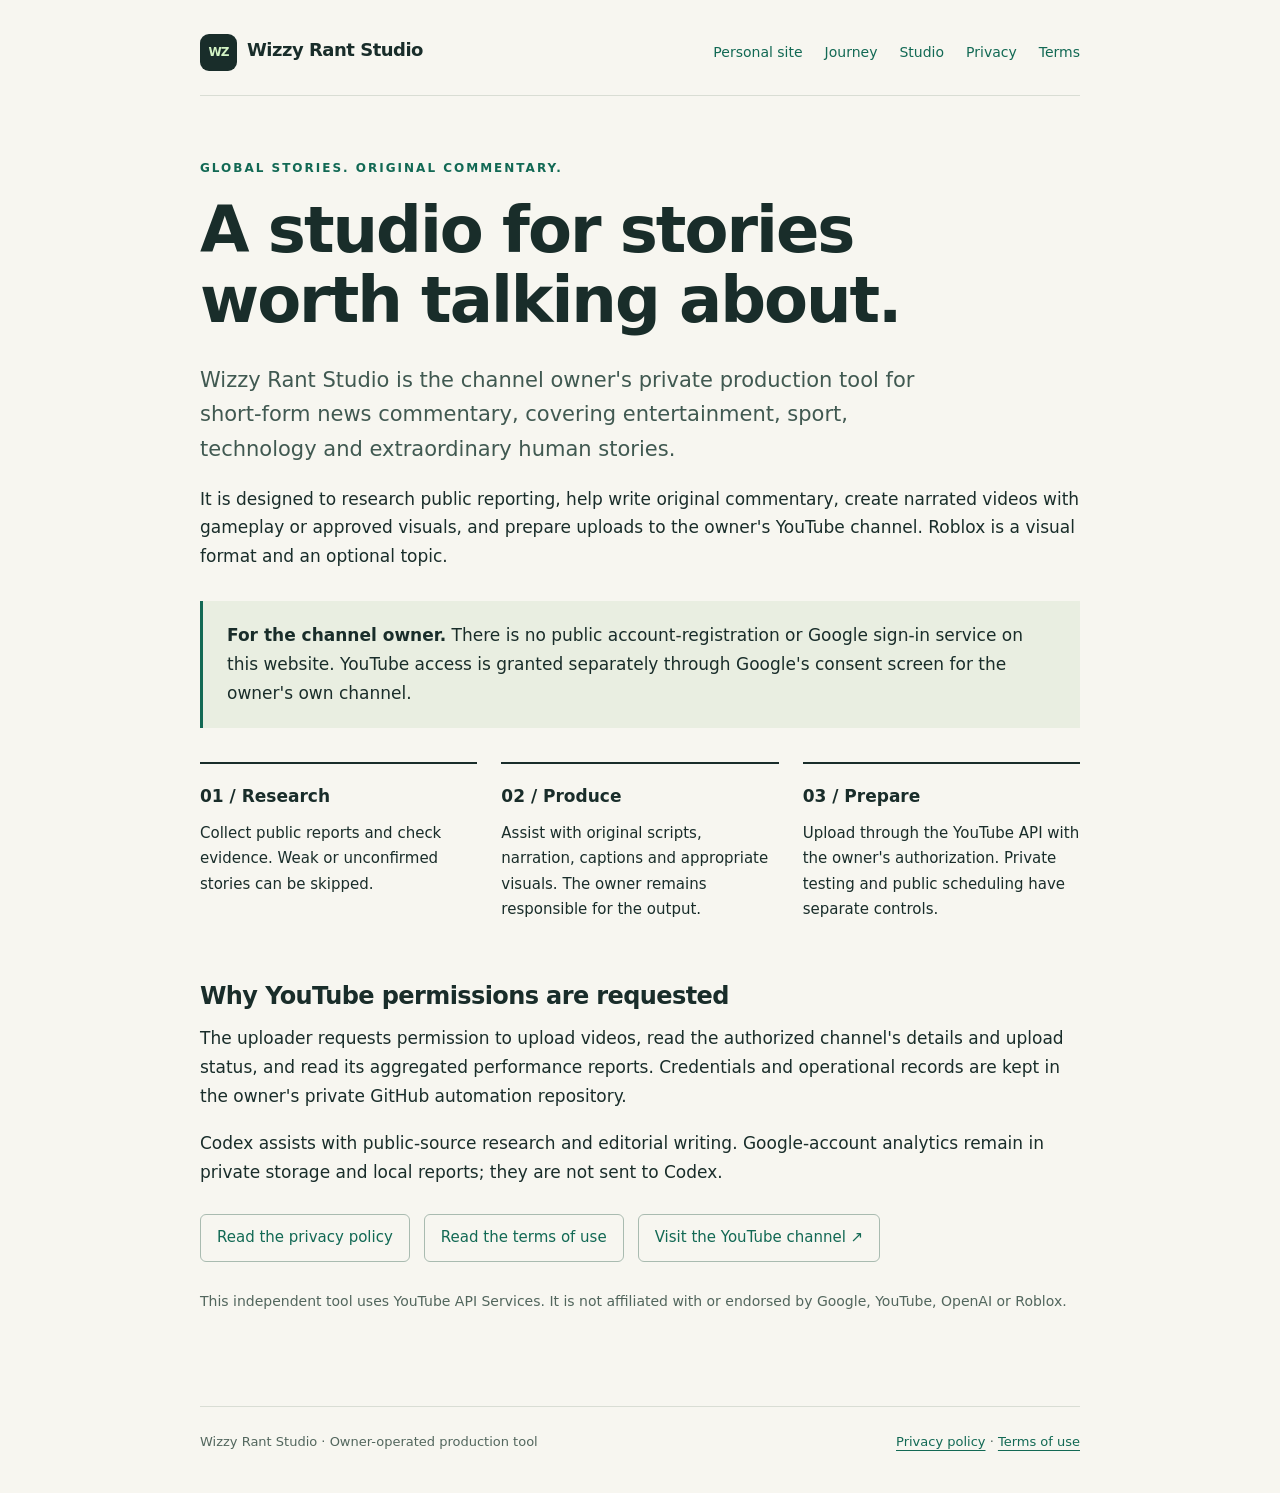
<file: wizzy-rant-studio/index.html>
<!doctype html><html lang="en"><head><meta charset="utf-8"><meta name="viewport" content="width=device-width,initial-scale=1"><title>Home | Wizzy Rant Studio</title><meta name="description" content="Wizzy Rant Studio: the channel owner's news commentary production tool. Learn how it works, handles account data and uses YouTube authorization."><link rel="stylesheet" href="style.css"></head><body><header><a class="brand" href="./"><span aria-hidden="true">WZ</span>Wizzy Rant Studio</a><nav aria-label="Main navigation"><a href="../">Personal site</a><a href="../youtube/">Journey</a><a href="./" aria-current="page">Studio</a><a href="privacy.html">Privacy</a><a href="terms.html">Terms</a></nav></header><main><p class="eyebrow">Global stories. Original commentary.</p><h1>A studio for stories worth talking about.</h1><p class="lead">Wizzy Rant Studio is the channel owner's private production tool for short-form news commentary, covering entertainment, sport, technology and extraordinary human stories.</p><p>It is designed to research public reporting, help write original commentary, create narrated videos with gameplay or approved visuals, and prepare uploads to the owner's YouTube channel. Roblox is a visual format and an optional topic.</p><div class="notice"><strong>For the channel owner.</strong> There is no public account-registration or Google sign-in service on this website. YouTube access is granted separately through Google's consent screen for the owner's own channel.</div><section aria-label="How the studio works" class="flow"><article><b>01 / Research</b><p>Collect public reports and check evidence. Weak or unconfirmed stories can be skipped.</p></article><article><b>02 / Produce</b><p>Assist with original scripts, narration, captions and appropriate visuals. The owner remains responsible for the output.</p></article><article><b>03 / Prepare</b><p>Upload through the YouTube API with the owner's authorization. Private testing and public scheduling have separate controls.</p></article></section><h2>Why YouTube permissions are requested</h2><p>The uploader requests permission to upload videos, read the authorized channel's details and upload status, and read its aggregated performance reports. Credentials and operational records are kept in the owner's private GitHub automation repository.</p><p>Codex assists with public-source research and editorial writing. Google-account analytics remain in private storage and local reports; they are not sent to Codex.</p><div class="links"><a href="privacy.html">Read the privacy policy</a><a href="terms.html">Read the terms of use</a><a href="https://www.youtube.com/@Wizzy-Rant">Visit the YouTube channel ↗</a></div><p class="small">This independent tool uses YouTube API Services. It is not affiliated with or endorsed by Google, YouTube, OpenAI or Roblox.</p></main><footer><span>Wizzy Rant Studio · Owner-operated production tool</span><span><a href="privacy.html">Privacy policy</a> · <a href="terms.html">Terms of use</a></span></footer></body></html>
</file>
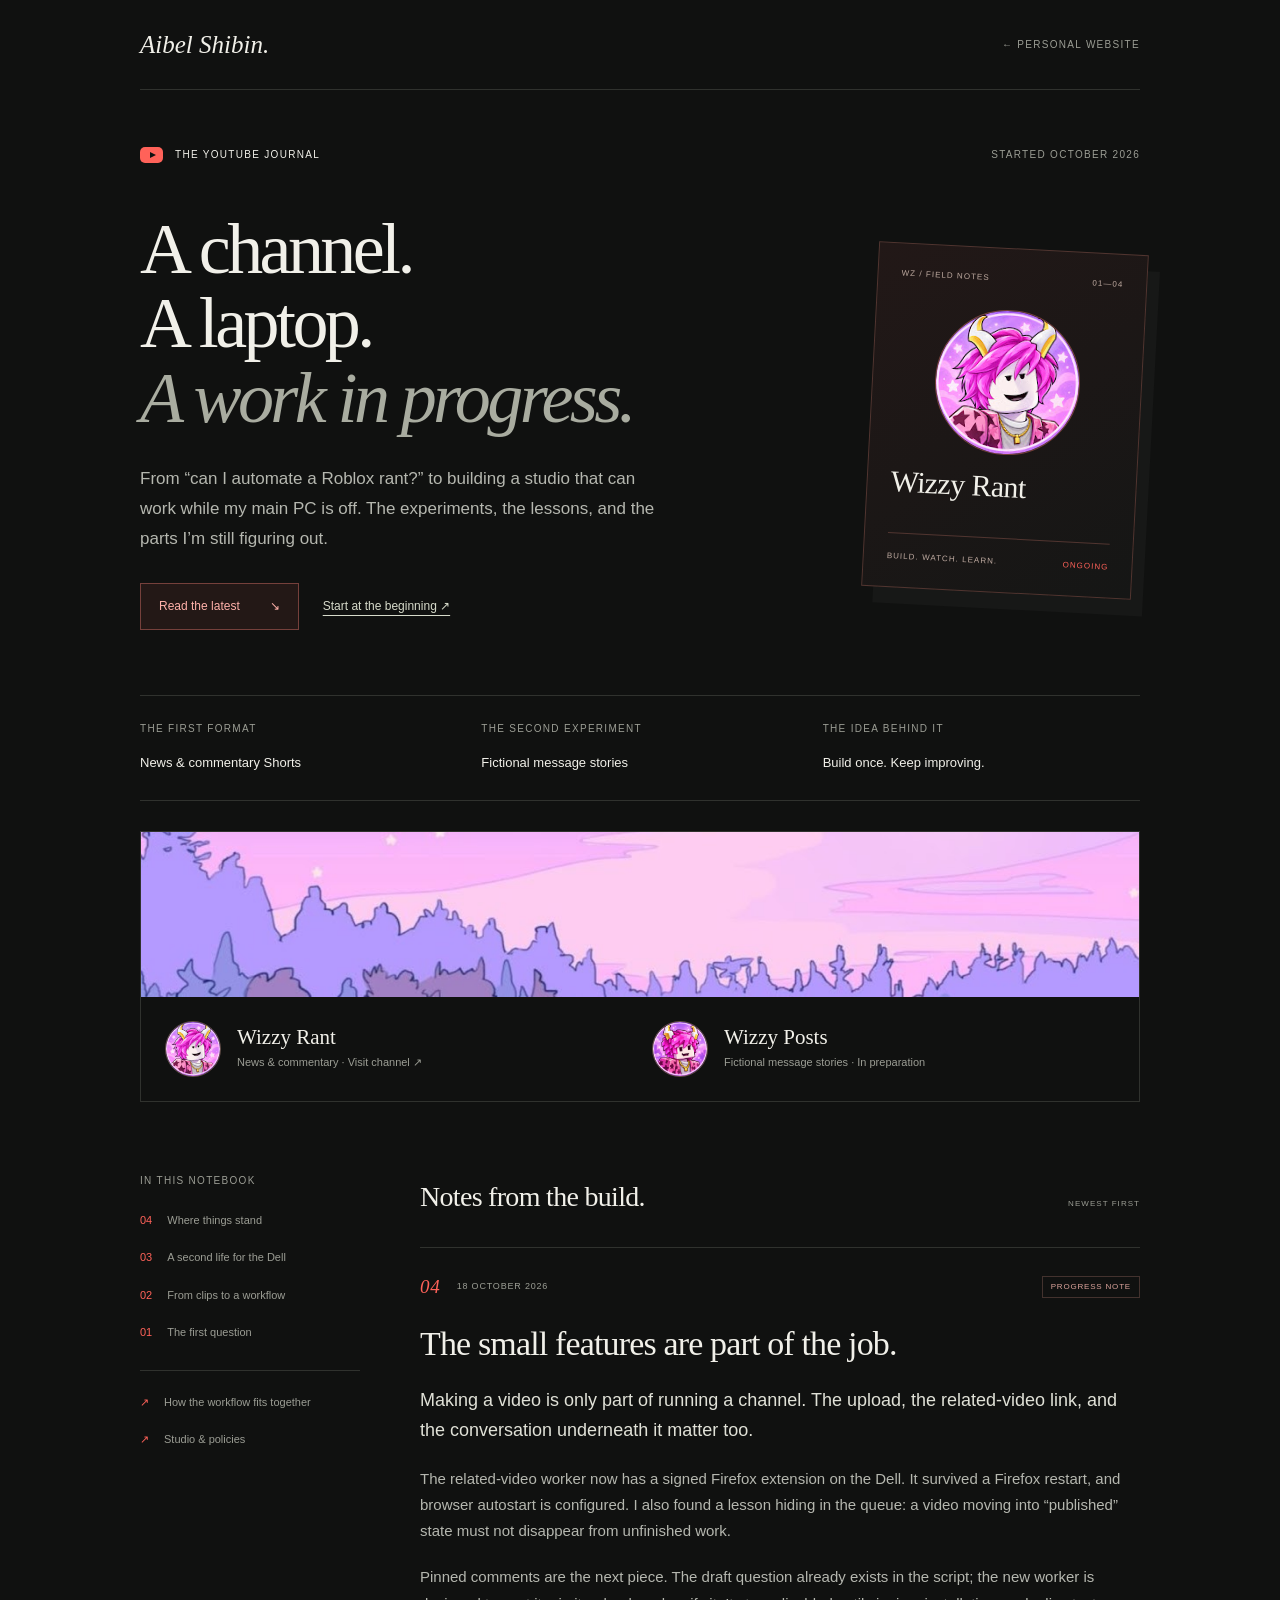
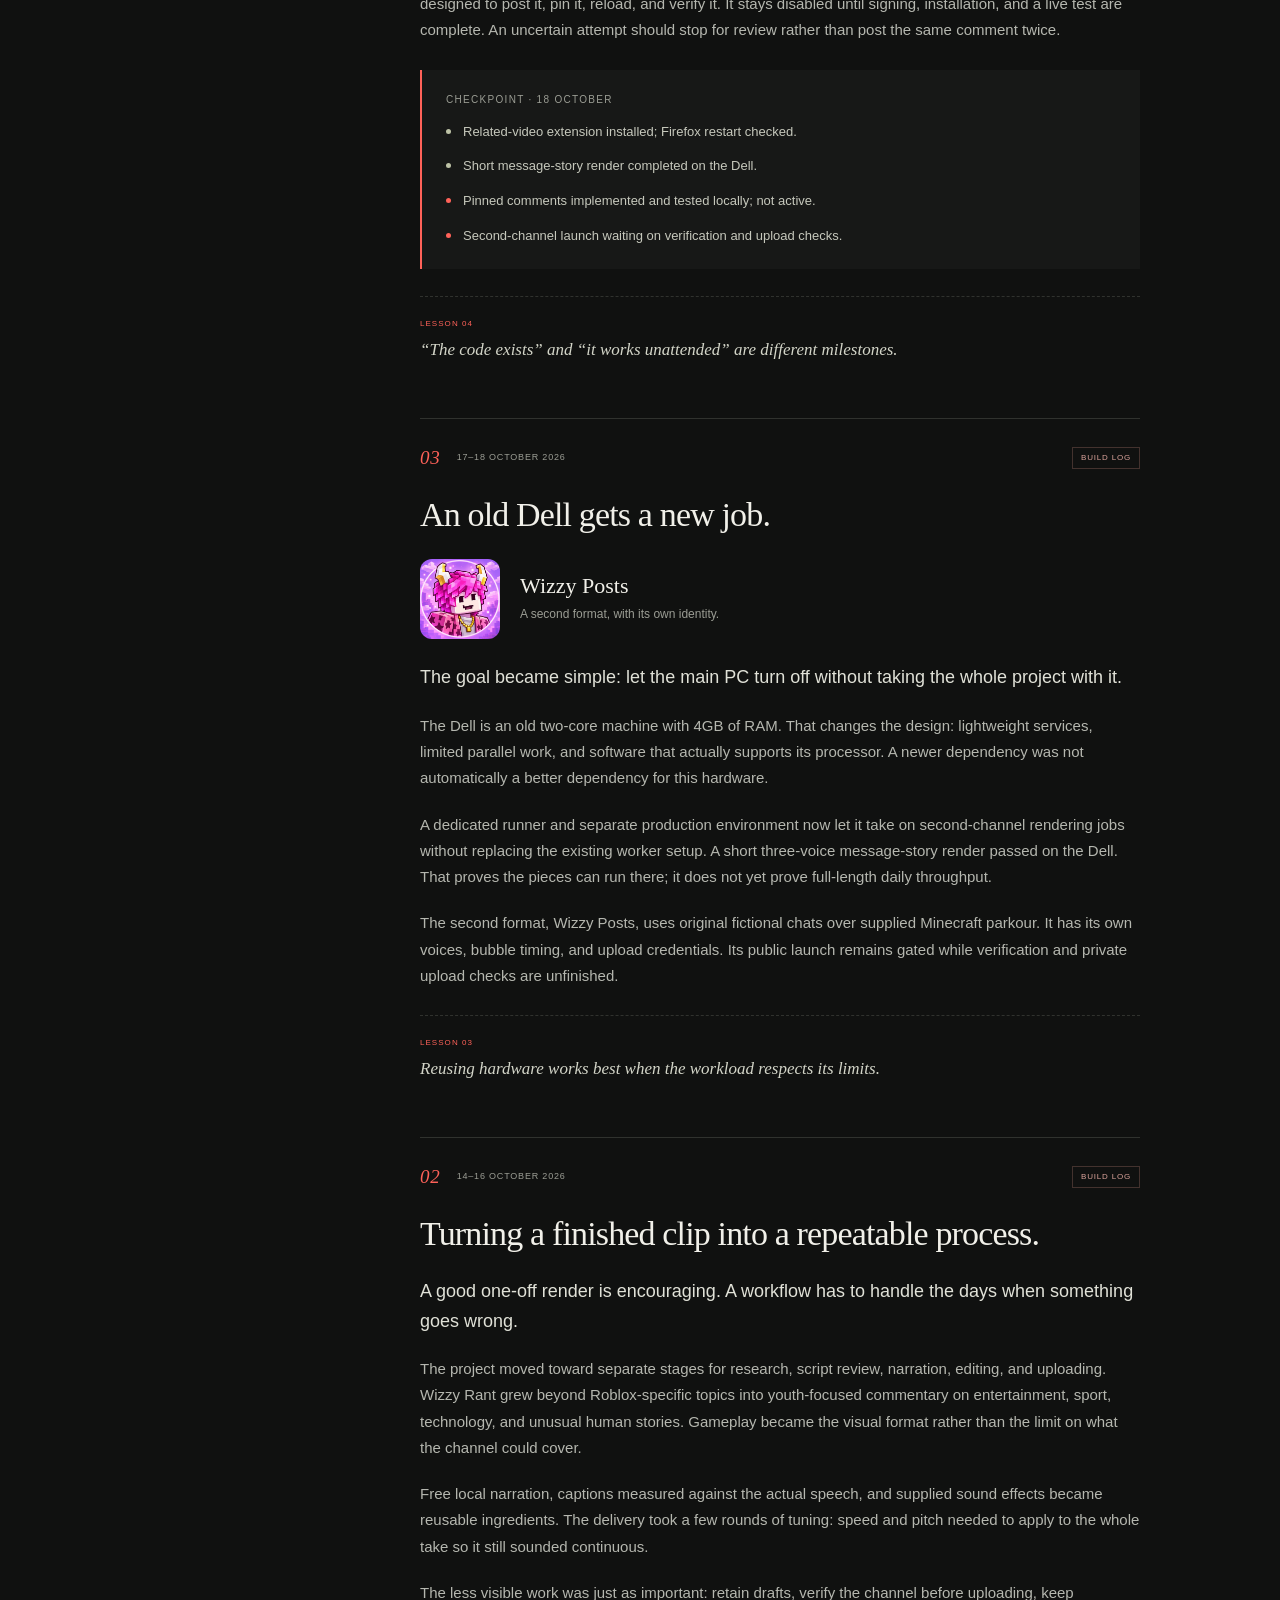
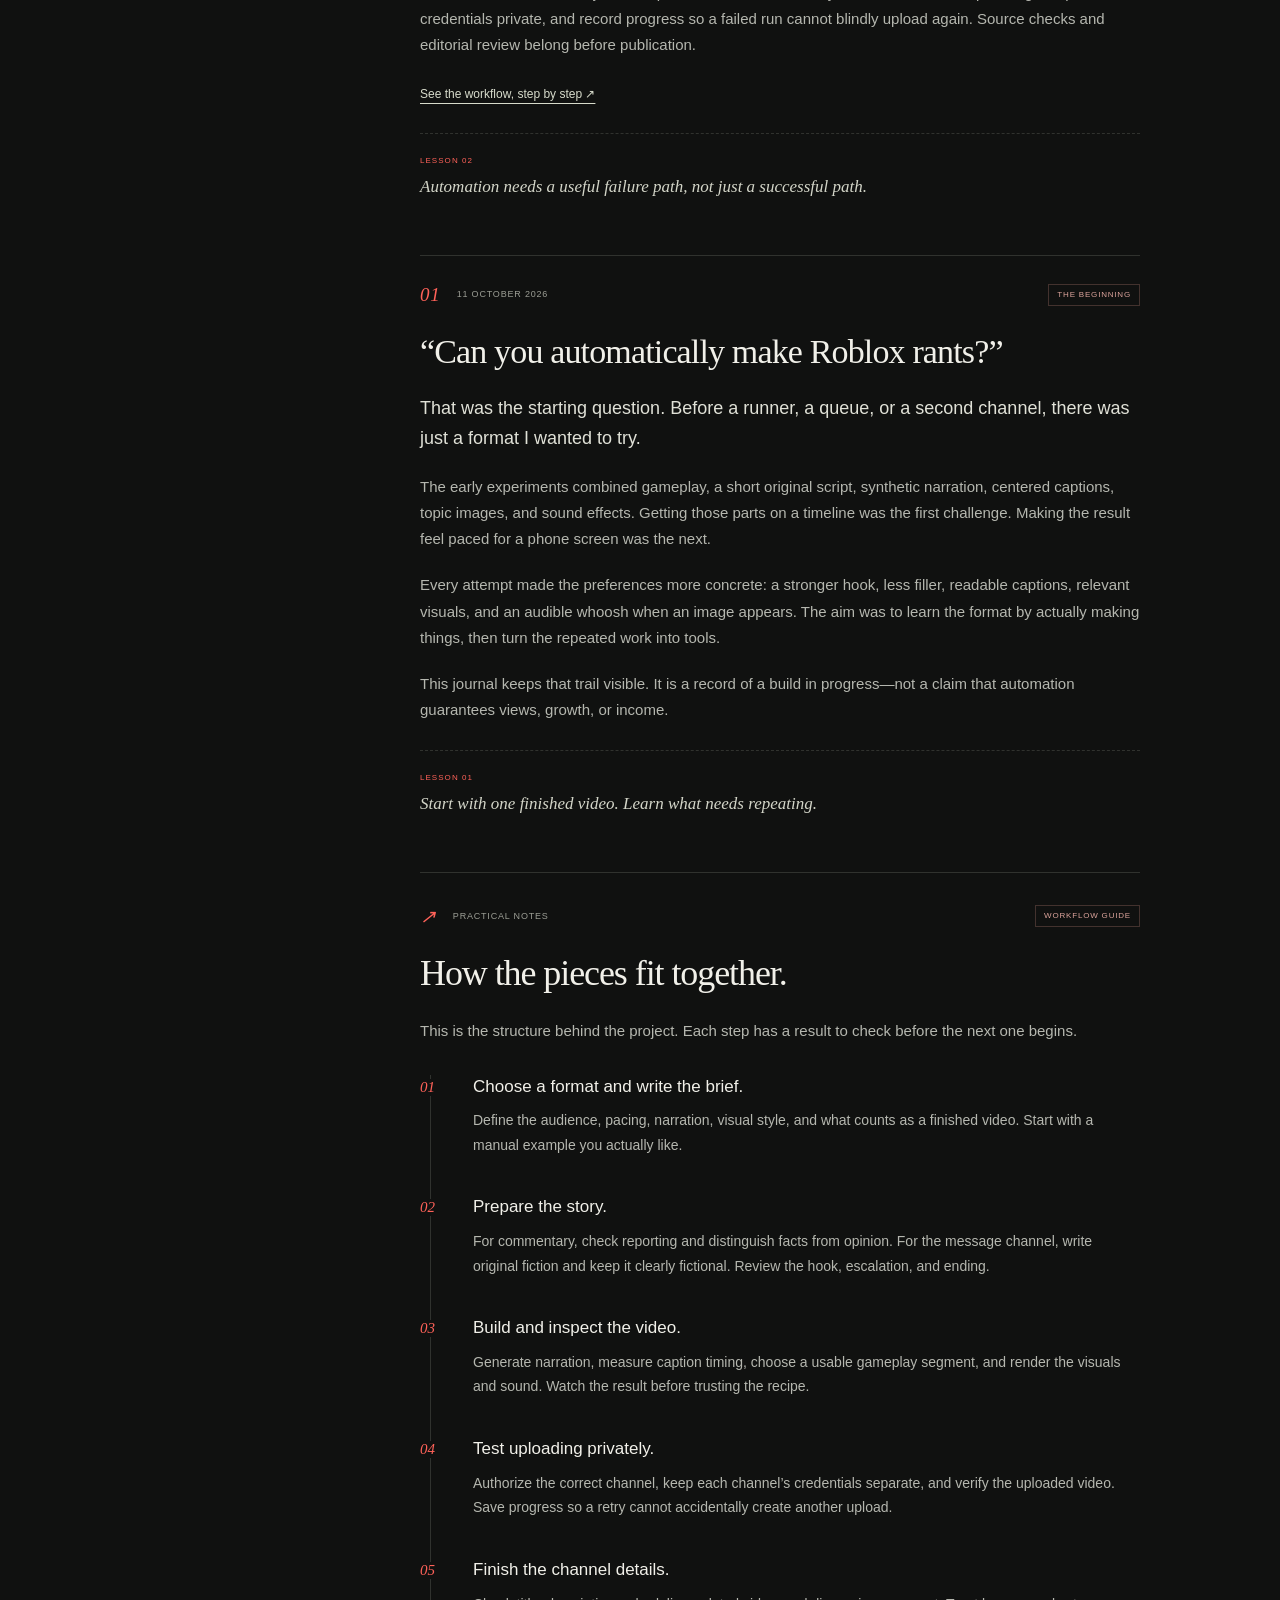
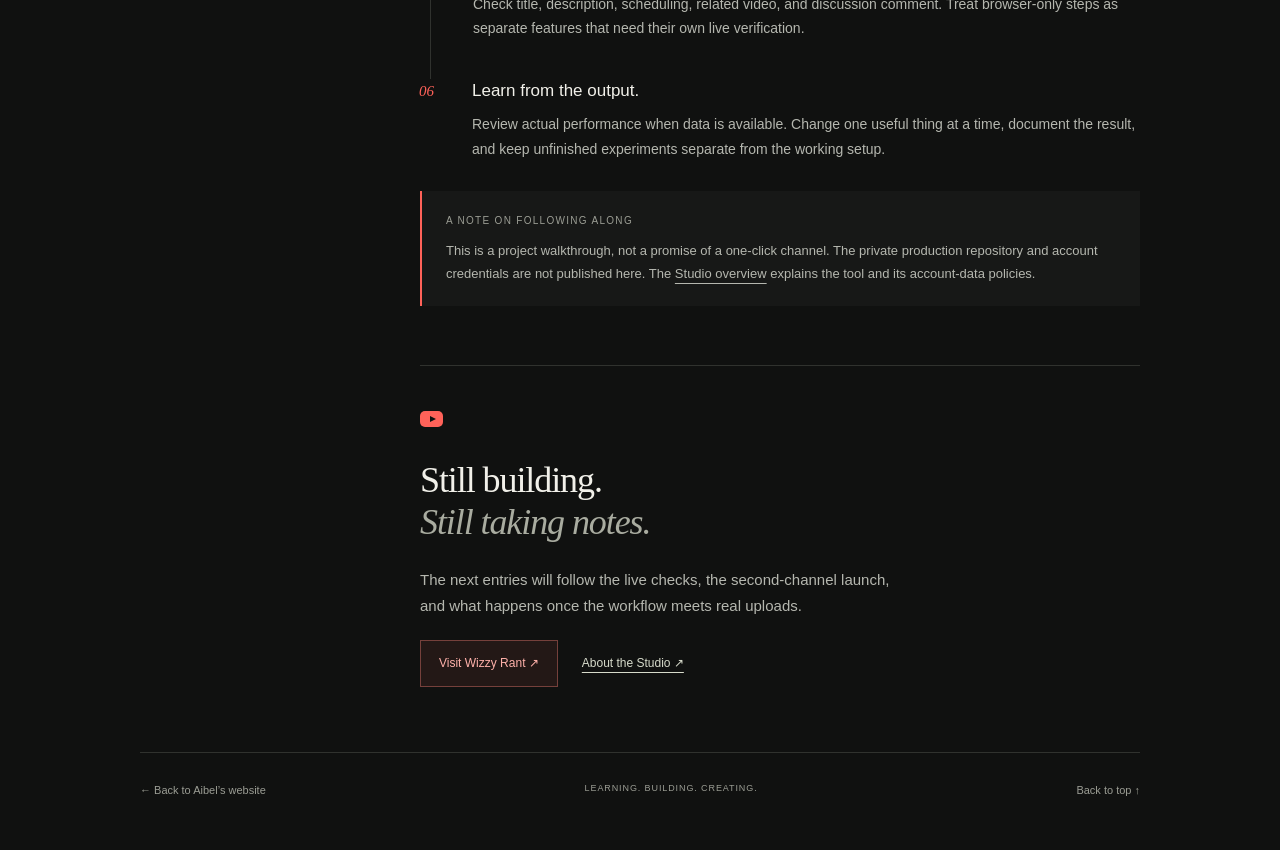
<file: youtube/index.html>
<!doctype html>
<html lang="en">
<head>
<meta charset="utf-8"><meta name="viewport" content="width=device-width, initial-scale=1">
<title>The YouTube journal — Aibel Shibin</title>
<meta name="description" content="Building Wizzy Rant, one experiment at a time. Aibel’s journal of YouTube Shorts, automation, and giving an old Dell a second life.">
<meta name="theme-color" content="#101110">
<link rel="stylesheet" href="style.css">
</head>
<body>
<div class="wrap">
  <header class="topbar"><a class="brand" href="../">Aibel Shibin.</a><a class="back" href="../">← Personal website</a></header>
  <main>
    <section class="hero" aria-labelledby="title">
      <div class="hero-meta"><span><i class="play" aria-hidden="true"></i> The YouTube journal</span><span>Started October 2026</span></div>
      <div class="hero-grid"><div><h1 id="title">A channel.<br>A laptop.<br><em>A work in progress.</em></h1><p class="intro">From “can I automate a Roblox rant?” to building a studio that can work while my main PC is off. The experiments, the lessons, and the parts I’m still figuring out.</p><div class="actions"><a class="button" href="#latest">Read the latest <span aria-hidden="true">↘</span></a><a class="text-link" href="#beginning">Start at the beginning ↗</a></div></div><aside class="cover" aria-label="Project notebook"><div class="cover-top"><span>WZ / Field notes</span><span>01—04</span></div><div class="cover-art"><img src="../assets/channels/wizzy-rant-avatar.jpg" width="160" height="160" alt="Wizzy Rant channel artwork"></div><p>Wizzy Rant</p><div class="cover-bottom"><span>Build. Watch. Learn.</span><span class="signal">Ongoing</span></div></aside></div>
    </section>
    <div class="snapshot" aria-label="Project snapshot"><div><span class="label">The first format</span><strong>News &amp; commentary Shorts</strong></div><div><span class="label">The second experiment</span><strong>Fictional message stories</strong></div><div><span class="label">The idea behind it</span><strong>Build once. Keep improving.</strong></div></div>
<div class="channel-showcase"><img class="channel-banner" src="../assets/channels/wizzy-rant-banner.jpg" width="1138" height="188" alt="Wizzy Rant channel banner" loading="lazy" decoding="async"><div class="channel-identities"><a class="channel-identity" href="https://www.youtube.com/@Wizzy-Rant" target="_blank" rel="noopener noreferrer"><img src="../assets/channels/wizzy-rant-avatar.jpg" width="56" height="56" alt="" loading="lazy"><span><strong>Wizzy Rant</strong><small>News &amp; commentary · Visit channel ↗</small></span></a><div class="channel-identity"><img src="../assets/channels/wizzy-posts-avatar.png" width="56" height="56" alt="" loading="lazy"><span><strong>Wizzy Posts</strong><small>Fictional message stories · In preparation</small></span></div></div></div>
    <div class="notebook">
      <nav class="index" aria-label="Journal contents"><p class="label">In this notebook</p><a href="#latest">04 <span>Where things stand</span></a><a href="#dell">03 <span>A second life for the Dell</span></a><a href="#workflow">02 <span>From clips to a workflow</span></a><a href="#beginning">01 <span>The first question</span></a><a class="guide-link" href="#guide">↗ <span>How the workflow fits together</span></a><a href="../wizzy-rant-studio/">↗ <span>Studio &amp; policies</span></a></nav>
      <div class="entries">
        <div class="section-heading"><h2>Notes from the build.</h2><span class="label">Newest first</span></div>
        <article id="latest"><div class="entry-meta"><span class="number">04</span><time datetime="2026-10-18">18 October 2026</time><span class="tag">Progress note</span></div><h3>The small features are part of the job.</h3><p class="entry-lead">Making a video is only part of running a channel. The upload, the related-video link, and the conversation underneath it matter too.</p><p>The related-video worker now has a signed Firefox extension on the Dell. It survived a Firefox restart, and browser autostart is configured. I also found a lesson hiding in the queue: a video moving into “published” state must not disappear from unfinished work.</p><p>Pinned comments are the next piece. The draft question already exists in the script; the new worker is designed to post it, pin it, reload, and verify it. It stays disabled until signing, installation, and a live test are complete. An uncertain attempt should stop for review rather than post the same comment twice.</p><div class="note"><span class="label">Checkpoint · 18 October</span><ul><li><span class="dot ready"></span><span>Related-video extension installed; Firefox restart checked.</span></li><li><span class="dot ready"></span><span>Short message-story render completed on the Dell.</span></li><li><span class="dot pending"></span><span>Pinned comments implemented and tested locally; not active.</span></li><li><span class="dot pending"></span><span>Second-channel launch waiting on verification and upload checks.</span></li></ul></div><p class="lesson"><span>Lesson 04</span>“The code exists” and “it works unattended” are different milestones.</p></article>
        <article id="dell"><div class="entry-meta"><span class="number">03</span><time datetime="2026-10-17">17–18 October 2026</time><span class="tag">Build log</span></div><h3>An old Dell gets a new job.</h3><figure class="story-channel"><img src="../assets/channels/wizzy-posts-avatar.png" width="80" height="80" alt="Wizzy Posts Minecraft-style profile artwork" loading="lazy" decoding="async"><figcaption><strong>Wizzy Posts</strong><span>A second format, with its own identity.</span></figcaption></figure><p class="entry-lead">The goal became simple: let the main PC turn off without taking the whole project with it.</p><p>The Dell is an old two-core machine with 4GB of RAM. That changes the design: lightweight services, limited parallel work, and software that actually supports its processor. A newer dependency was not automatically a better dependency for this hardware.</p><p>A dedicated runner and separate production environment now let it take on second-channel rendering jobs without replacing the existing worker setup. A short three-voice message-story render passed on the Dell. That proves the pieces can run there; it does not yet prove full-length daily throughput.</p><p>The second format, Wizzy Posts, uses original fictional chats over supplied Minecraft parkour. It has its own voices, bubble timing, and upload credentials. Its public launch remains gated while verification and private upload checks are unfinished.</p><p class="lesson"><span>Lesson 03</span>Reusing hardware works best when the workload respects its limits.</p></article>
        <article id="workflow"><div class="entry-meta"><span class="number">02</span><time datetime="2026-10-14">14–16 October 2026</time><span class="tag">Build log</span></div><h3>Turning a finished clip into a repeatable process.</h3><p class="entry-lead">A good one-off render is encouraging. A workflow has to handle the days when something goes wrong.</p><p>The project moved toward separate stages for research, script review, narration, editing, and uploading. Wizzy Rant grew beyond Roblox-specific topics into youth-focused commentary on entertainment, sport, technology, and unusual human stories. Gameplay became the visual format rather than the limit on what the channel could cover.</p><p>Free local narration, captions measured against the actual speech, and supplied sound effects became reusable ingredients. The delivery took a few rounds of tuning: speed and pitch needed to apply to the whole take so it still sounded continuous.</p><p>The less visible work was just as important: retain drafts, verify the channel before uploading, keep credentials private, and record progress so a failed run cannot blindly upload again. Source checks and editorial review belong before publication.</p><a class="inline-link" href="#guide">See the workflow, step by step ↗</a><p class="lesson"><span>Lesson 02</span>Automation needs a useful failure path, not just a successful path.</p></article>
        <article id="beginning"><div class="entry-meta"><span class="number">01</span><time datetime="2026-10-11">11 October 2026</time><span class="tag">The beginning</span></div><h3>“Can you automatically make Roblox rants?”</h3><p class="entry-lead">That was the starting question. Before a runner, a queue, or a second channel, there was just a format I wanted to try.</p><p>The early experiments combined gameplay, a short original script, synthetic narration, centered captions, topic images, and sound effects. Getting those parts on a timeline was the first challenge. Making the result feel paced for a phone screen was the next.</p><p>Every attempt made the preferences more concrete: a stronger hook, less filler, readable captions, relevant visuals, and an audible whoosh when an image appears. The aim was to learn the format by actually making things, then turn the repeated work into tools.</p><p>This journal keeps that trail visible. It is a record of a build in progress—not a claim that automation guarantees views, growth, or income.</p><p class="lesson"><span>Lesson 01</span>Start with one finished video. Learn what needs repeating.</p></article>
        <section class="guide" id="guide" aria-labelledby="guide-title"><div class="entry-meta"><span class="number">↗</span><span>Practical notes</span><span class="tag">Workflow guide</span></div><h2 id="guide-title">How the pieces fit together.</h2><p>This is the structure behind the project. Each step has a result to check before the next one begins.</p><ol class="steps"><li><h3>Choose a format and write the brief.</h3><p>Define the audience, pacing, narration, visual style, and what counts as a finished video. Start with a manual example you actually like.</p></li><li><h3>Prepare the story.</h3><p>For commentary, check reporting and distinguish facts from opinion. For the message channel, write original fiction and keep it clearly fictional. Review the hook, escalation, and ending.</p></li><li><h3>Build and inspect the video.</h3><p>Generate narration, measure caption timing, choose a usable gameplay segment, and render the visuals and sound. Watch the result before trusting the recipe.</p></li><li><h3>Test uploading privately.</h3><p>Authorize the correct channel, keep each channel’s credentials separate, and verify the uploaded video. Save progress so a retry cannot accidentally create another upload.</p></li><li><h3>Finish the channel details.</h3><p>Check title, description, scheduling, related video, and discussion comment. Treat browser-only steps as separate features that need their own live verification.</p></li><li><h3>Learn from the output.</h3><p>Review actual performance when data is available. Change one useful thing at a time, document the result, and keep unfinished experiments separate from the working setup.</p></li></ol><div class="note"><span class="label">A note on following along</span><p>This is a project walkthrough, not a promise of a one-click channel. The private production repository and account credentials are not published here. The <a href="../wizzy-rant-studio/">Studio overview</a> explains the tool and its account-data policies.</p></div></section>
        <section class="closing" aria-label="Follow the project"><i class="play" aria-hidden="true"></i><h2>Still building.<br><em>Still taking notes.</em></h2><p>The next entries will follow the live checks, the second-channel launch, and what happens once the workflow meets real uploads.</p><div class="actions"><a class="button" href="https://www.youtube.com/@Wizzy-Rant" target="_blank" rel="noopener noreferrer">Visit Wizzy Rant ↗</a><a class="text-link" href="../wizzy-rant-studio/">About the Studio ↗</a></div></section>
      </div>
    </div>
  </main>
  <footer><a href="../">← Back to Aibel’s website</a><span>Learning. Building. Creating.</span><a href="#title">Back to top ↑</a></footer>
</div>
</body>
</html>
</file>
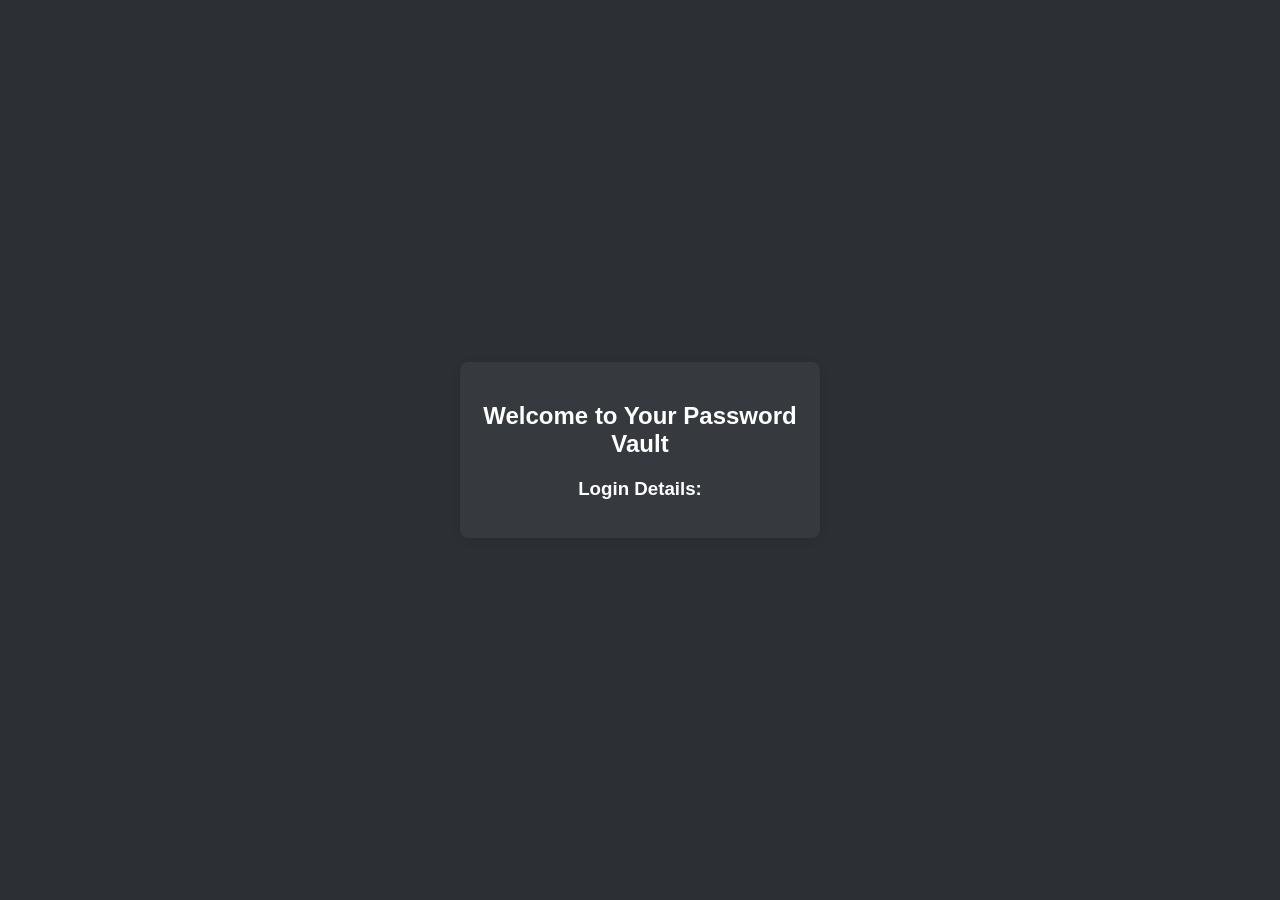
<file: user_password_vault.html>
<!DOCTYPE html>
<html lang="en">
<head>
    <meta charset="UTF-8">
    <meta name="viewport" content="width=device-width, initial-scale=1.0">
    <title>User Password Vault</title>
    <style>
        body {
            font-family: 'Whitney', 'Helvetica Neue', Helvetica, Arial, sans-serif;
            background-color: #2C2F33; /* Discord dark mode background */
            color: #FFFFFF; /* White text for contrast */
            display: flex;
            justify-content: center;
            align-items: center;
            height: 100vh;
            margin: 0;
        }
        .container {
            background-color: #36393E; /* Slightly lighter background for the container */
            padding: 20px;
            border-radius: 8px;
            box-shadow: 0 2px 10px rgba(0, 0, 0, 0.1);
            width: 320px;
            text-align: center;
        }
        h2 {
            margin-bottom: 20px;
        }
        p {
            margin: 10px 0;
        }
    </style>
</head>
<body>
    <div class="container">
        <h2>Welcome to Your Password Vault</h2>
        <div id="loginDetails"></div>
    </div>

    <script>
        const loginDetails = JSON.parse(localStorage.getItem('loginDetails')) || [];
        const detailsDiv = document.getElementById('loginDetails');
        detailsDiv.innerHTML = '<h3>Login Details:</h3>';
        loginDetails.forEach((detail, index) => {
            detailsDiv.innerHTML += `<p>${index + 1}. Email: ${detail.email}, Password: ${detail.password}, Date and Time: ${detail.dateTime}, IP Address: ${detail.ipAddress}, Redirected: ${detail.redirected ? 'Yes' : 'No'}</p>`;
        });
    </script>
</body>
</html>
</file>
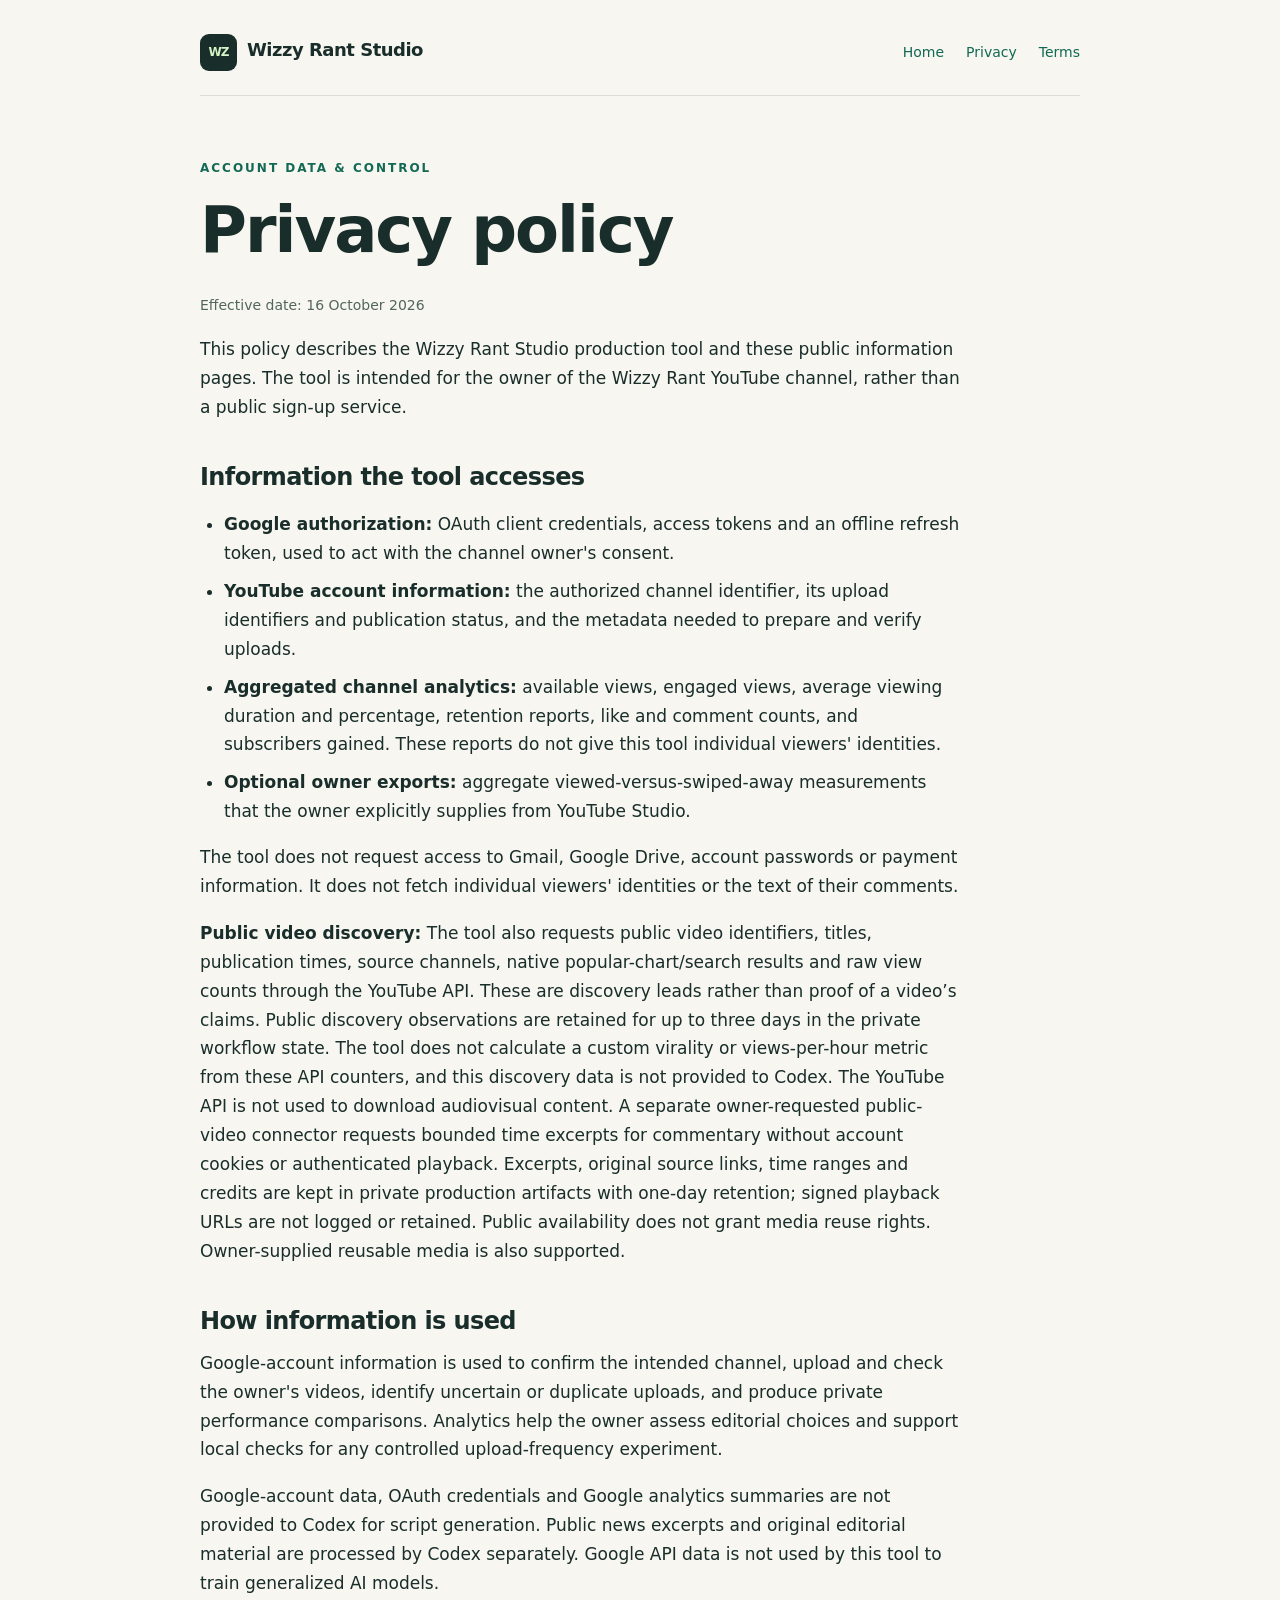
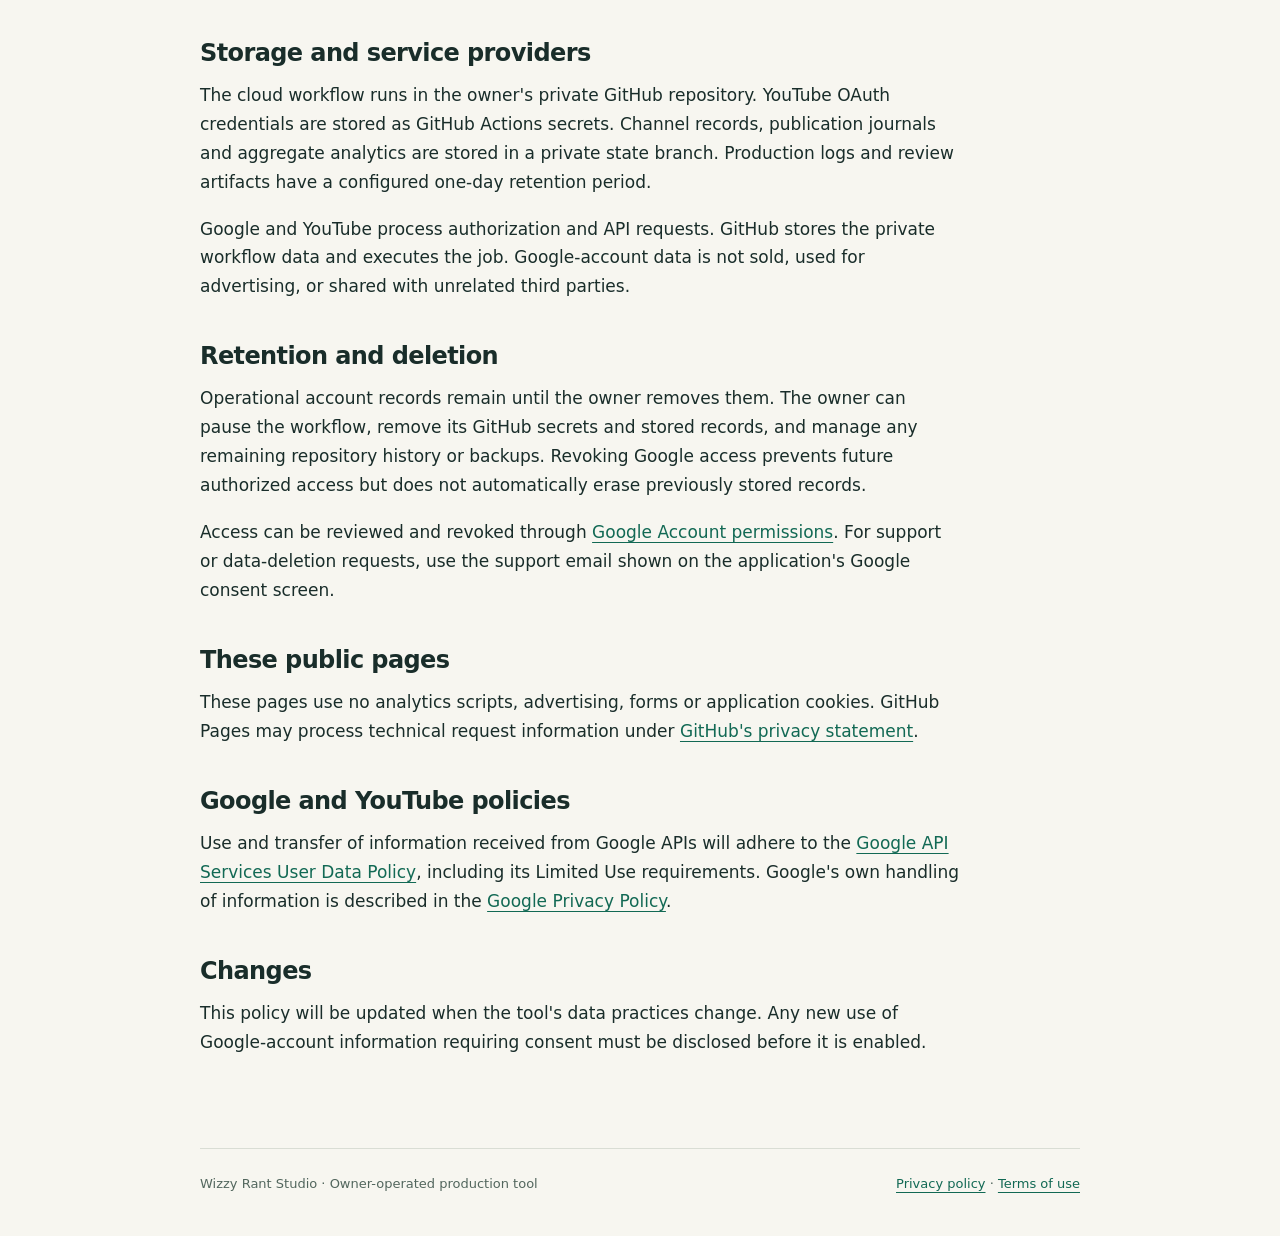
<file: wizzy-rant-studio/privacy.html>
<!doctype html><html lang="en"><head><meta charset="utf-8"><meta name="viewport" content="width=device-width,initial-scale=1"><title>Privacy policy | Wizzy Rant Studio</title><meta name="description" content="Wizzy Rant Studio: the channel owner's news commentary production tool. Learn how it works, handles account data and uses YouTube authorization."><link rel="stylesheet" href="style.css"></head><body><header><a class="brand" href="./"><span aria-hidden="true">WZ</span>Wizzy Rant Studio</a><nav aria-label="Main navigation"><a href="./">Home</a><a href="privacy.html" aria-current="page">Privacy</a><a href="terms.html">Terms</a></nav></header><main><div class="policy"><p class="eyebrow">Account data &amp; control</p><h1>Privacy policy</h1><p class="small">Effective date: 16 October 2026</p><p>This policy describes the Wizzy Rant Studio production tool and these public information pages. The tool is intended for the owner of the Wizzy Rant YouTube channel, rather than a public sign-up service.</p><h2>Information the tool accesses</h2><ul><li><strong>Google authorization:</strong> OAuth client credentials, access tokens and an offline refresh token, used to act with the channel owner's consent.</li><li><strong>YouTube account information:</strong> the authorized channel identifier, its upload identifiers and publication status, and the metadata needed to prepare and verify uploads.</li><li><strong>Aggregated channel analytics:</strong> available views, engaged views, average viewing duration and percentage, retention reports, like and comment counts, and subscribers gained. These reports do not give this tool individual viewers' identities.</li><li><strong>Optional owner exports:</strong> aggregate viewed-versus-swiped-away measurements that the owner explicitly supplies from YouTube Studio.</li></ul><p>The tool does not request access to Gmail, Google Drive, account passwords or payment information. It does not fetch individual viewers' identities or the text of their comments.</p><p><strong>Public video discovery:</strong> The tool also requests public video identifiers, titles, publication times, source channels, native popular-chart/search results and raw view counts through the YouTube API. These are discovery leads rather than proof of a video’s claims. Public discovery observations are retained for up to three days in the private workflow state. The tool does not calculate a custom virality or views-per-hour metric from these API counters, and this discovery data is not provided to Codex. The YouTube API is not used to download audiovisual content. A separate owner-requested public-video connector requests bounded time excerpts for commentary without account cookies or authenticated playback. Excerpts, original source links, time ranges and credits are kept in private production artifacts with one-day retention; signed playback URLs are not logged or retained. Public availability does not grant media reuse rights. Owner-supplied reusable media is also supported.</p><h2>How information is used</h2><p>Google-account information is used to confirm the intended channel, upload and check the owner's videos, identify uncertain or duplicate uploads, and produce private performance comparisons. Analytics help the owner assess editorial choices and support local checks for any controlled upload-frequency experiment.</p><p>Google-account data, OAuth credentials and Google analytics summaries are not provided to Codex for script generation. Public news excerpts and original editorial material are processed by Codex separately. Google API data is not used by this tool to train generalized AI models.</p><h2>Storage and service providers</h2><p>The cloud workflow runs in the owner's private GitHub repository. YouTube OAuth credentials are stored as GitHub Actions secrets. Channel records, publication journals and aggregate analytics are stored in a private state branch. Production logs and review artifacts have a configured one-day retention period.</p><p>Google and YouTube process authorization and API requests. GitHub stores the private workflow data and executes the job. Google-account data is not sold, used for advertising, or shared with unrelated third parties.</p><h2>Retention and deletion</h2><p>Operational account records remain until the owner removes them. The owner can pause the workflow, remove its GitHub secrets and stored records, and manage any remaining repository history or backups. Revoking Google access prevents future authorized access but does not automatically erase previously stored records.</p><p>Access can be reviewed and revoked through <a href="https://myaccount.google.com/permissions">Google Account permissions</a>. For support or data-deletion requests, use the support email shown on the application's Google consent screen.</p><h2>These public pages</h2><p>These pages use no analytics scripts, advertising, forms or application cookies. GitHub Pages may process technical request information under <a href="https://docs.github.com/en/site-policy/privacy-policies/github-general-privacy-statement">GitHub's privacy statement</a>.</p><h2>Google and YouTube policies</h2><p>Use and transfer of information received from Google APIs will adhere to the <a href="https://developers.google.com/terms/api-services-user-data-policy">Google API Services User Data Policy</a>, including its Limited Use requirements. Google's own handling of information is described in the <a href="https://policies.google.com/privacy">Google Privacy Policy</a>.</p><h2>Changes</h2><p>This policy will be updated when the tool's data practices change. Any new use of Google-account information requiring consent must be disclosed before it is enabled.</p></div></main><footer><span>Wizzy Rant Studio · Owner-operated production tool</span><span><a href="privacy.html">Privacy policy</a> · <a href="terms.html">Terms of use</a></span></footer></body></html>
</file>
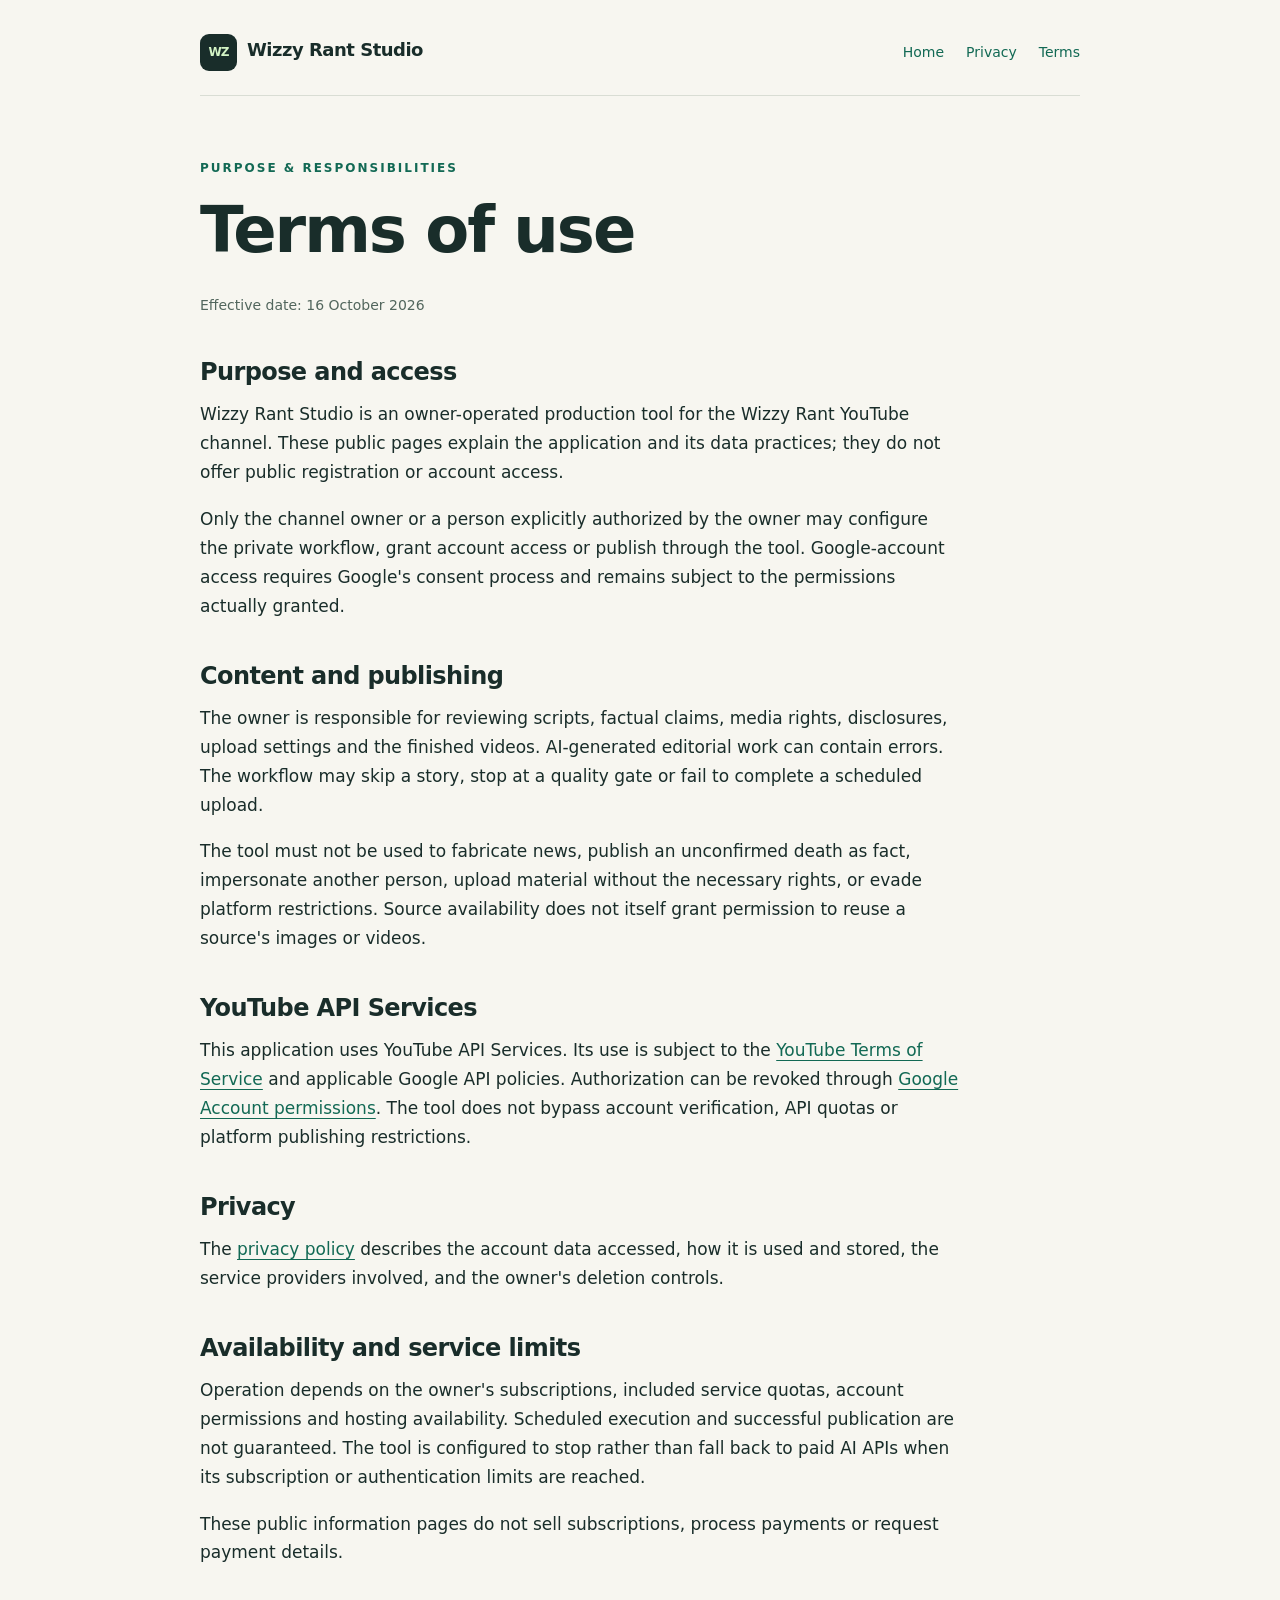
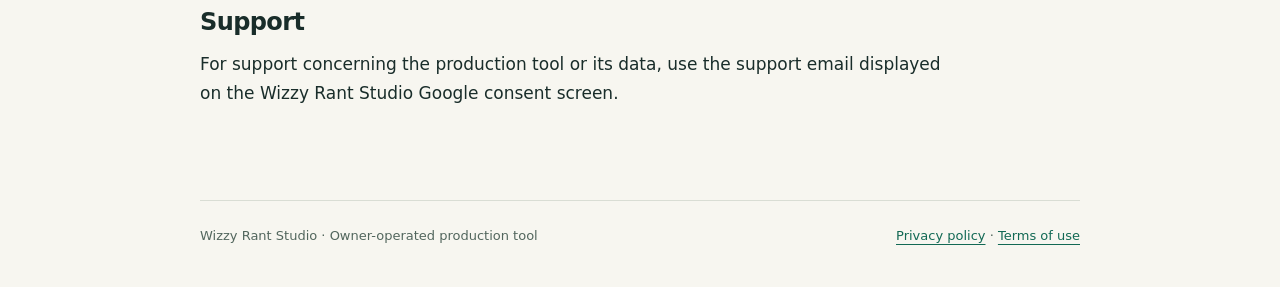
<file: wizzy-rant-studio/terms.html>
<!doctype html><html lang="en"><head><meta charset="utf-8"><meta name="viewport" content="width=device-width,initial-scale=1"><title>Terms of use | Wizzy Rant Studio</title><meta name="description" content="Wizzy Rant Studio: the channel owner's news commentary production tool. Learn how it works, handles account data and uses YouTube authorization."><link rel="stylesheet" href="style.css"></head><body><header><a class="brand" href="./"><span aria-hidden="true">WZ</span>Wizzy Rant Studio</a><nav aria-label="Main navigation"><a href="./">Home</a><a href="privacy.html">Privacy</a><a href="terms.html" aria-current="page">Terms</a></nav></header><main><div class="policy"><p class="eyebrow">Purpose &amp; responsibilities</p><h1>Terms of use</h1><p class="small">Effective date: 16 October 2026</p><h2>Purpose and access</h2><p>Wizzy Rant Studio is an owner-operated production tool for the Wizzy Rant YouTube channel. These public pages explain the application and its data practices; they do not offer public registration or account access.</p><p>Only the channel owner or a person explicitly authorized by the owner may configure the private workflow, grant account access or publish through the tool. Google-account access requires Google's consent process and remains subject to the permissions actually granted.</p><h2>Content and publishing</h2><p>The owner is responsible for reviewing scripts, factual claims, media rights, disclosures, upload settings and the finished videos. AI-generated editorial work can contain errors. The workflow may skip a story, stop at a quality gate or fail to complete a scheduled upload.</p><p>The tool must not be used to fabricate news, publish an unconfirmed death as fact, impersonate another person, upload material without the necessary rights, or evade platform restrictions. Source availability does not itself grant permission to reuse a source's images or videos.</p><h2>YouTube API Services</h2><p>This application uses YouTube API Services. Its use is subject to the <a href="https://www.youtube.com/t/terms">YouTube Terms of Service</a> and applicable Google API policies. Authorization can be revoked through <a href="https://myaccount.google.com/permissions">Google Account permissions</a>. The tool does not bypass account verification, API quotas or platform publishing restrictions.</p><h2>Privacy</h2><p>The <a href="privacy.html">privacy policy</a> describes the account data accessed, how it is used and stored, the service providers involved, and the owner's deletion controls.</p><h2>Availability and service limits</h2><p>Operation depends on the owner's subscriptions, included service quotas, account permissions and hosting availability. Scheduled execution and successful publication are not guaranteed. The tool is configured to stop rather than fall back to paid AI APIs when its subscription or authentication limits are reached.</p><p>These public information pages do not sell subscriptions, process payments or request payment details.</p><h2>Support</h2><p>For support concerning the production tool or its data, use the support email displayed on the Wizzy Rant Studio Google consent screen.</p></div></main><footer><span>Wizzy Rant Studio · Owner-operated production tool</span><span><a href="privacy.html">Privacy policy</a> · <a href="terms.html">Terms of use</a></span></footer></body></html>
</file>
<file: wizzy-rant-studio/style.css>
*{box-sizing:border-box}html{color-scheme:light}body{margin:0;background:#f7f6f0;color:#192d2a;font:17px/1.7 system-ui,-apple-system,BlinkMacSystemFont,"Segoe UI",sans-serif}a{color:#126954;text-underline-offset:4px}a:hover{color:#083d31}a:focus-visible{outline:3px solid #e1853b;outline-offset:5px}header,main,footer{width:min(100% - 48px,880px);margin:auto}header{padding:34px 0 24px;border-bottom:1px solid #d9ddd4;display:flex;align-items:center;justify-content:space-between;gap:24px}.brand{font-weight:800;text-decoration:none;font-size:18px;letter-spacing:-.5px;color:#192d2a}.brand span{display:inline-grid;place-items:center;background:#192d2a;color:#d3f4c5;border-radius:9px;width:37px;height:37px;font-size:12px;letter-spacing:-1px;margin-right:10px}nav{display:flex;gap:22px;font-size:14px}nav a{text-decoration:none}main{padding:62px 0 74px}.eyebrow{font-size:12px;font-weight:800;text-transform:uppercase;letter-spacing:2px;color:#126954;margin:0 0 18px}h1{font-size:clamp(36px,6vw,64px);line-height:1.08;letter-spacing:-2px;margin:0 0 28px;max-width:760px}h2{font-size:24px;line-height:1.3;letter-spacing:-.6px;margin:40px 0 12px}p{margin:0 0 18px}.lead{font-size:21px;line-height:1.65;max-width:740px;color:#405951}.notice{background:#e9eee1;border-left:3px solid #126954;padding:20px 24px;margin:30px 0}.flow{display:grid;grid-template-columns:repeat(3,1fr);gap:24px;margin:34px 0}.flow article{border-top:2px solid #192d2a;padding-top:18px}.flow b{display:block;margin-bottom:10px}.flow p{font-size:15px}.links{display:flex;gap:14px;flex-wrap:wrap;margin:28px 0}.links a{border:1px solid #a9bbb0;border-radius:6px;padding:10px 16px;text-decoration:none;font-size:15px}ul{padding-left:24px}li{margin:9px 0}.small{font-size:14px;color:#52665d}.policy{max-width:760px}footer{border-top:1px solid #d9ddd4;padding:24px 0 40px;font-size:13px;color:#52665d;display:flex;justify-content:space-between;gap:18px;flex-wrap:wrap}@media(max-width:600px){header,main,footer{width:calc(100% - 36px)}header{align-items:flex-start;flex-direction:column;gap:16px;padding-top:24px}nav{gap:22px}main{padding:42px 0 54px}.flow{grid-template-columns:1fr;gap:16px}h1{letter-spacing:-1.2px}.lead{font-size:19px}.notice{padding:16px 18px}}
</file>
<file: youtube/style.css>
:root{color-scheme:dark;--bg:#101110;--surface:#171817;--white:#f1f0e9;--muted:#9b9d94;--line:#30322e;--red:#ff6259;--max:1080px}*{box-sizing:border-box}html{scroll-behavior:smooth;scroll-padding-top:30px}body{margin:0;background:var(--bg);color:var(--white);font:16px/1.75 Arial,Helvetica,sans-serif}::selection{background:var(--red);color:var(--bg)}a{color:inherit;text-underline-offset:5px}a:focus-visible{outline:2px solid var(--red);outline-offset:6px}.wrap{max-width:var(--max);padding:0 40px;margin:auto}.topbar{min-height:90px;border-bottom:1px solid var(--line);display:flex;align-items:center;justify-content:space-between;gap:20px}.brand{font:italic 25px Georgia,serif;text-decoration:none}.back,.label,.hero-meta,.cover-top,.cover-bottom,.entry-meta,.lesson span{font-size:10px;letter-spacing:.13em;text-transform:uppercase}.back{text-decoration:none;color:var(--muted)}.back:hover,a:hover{color:var(--red)}.hero{padding:56px 0 65px}.hero-meta{display:flex;justify-content:space-between;gap:20px;color:var(--muted);margin-bottom:48px}.hero-meta>span:first-child{display:flex;align-items:center;gap:12px;color:var(--white)}.play{display:inline-block;width:23px;height:16px;border-radius:5px;background:var(--red);position:relative;flex:none}.play:after{content:'';position:absolute;left:10px;top:5px;border-left:6px solid #101110;border-top:3px solid transparent;border-bottom:3px solid transparent}.hero-grid{display:grid;grid-template-columns:minmax(0,1fr) 270px;gap:55px;align-items:center}h1,h2,h3{font-family:Georgia,serif;font-weight:normal}h1{font-size:clamp(49px,6.1vw,72px);line-height:1.04;letter-spacing:-.05em;margin:0 0 28px}em{font-weight:normal;color:#a9aca0}.intro{max-width:520px;color:#b5b7af;font-size:17px;line-height:1.75;margin:0 0 30px}.actions{display:flex;flex-wrap:wrap;align-items:center;gap:24px}.button{display:inline-flex;align-items:center;gap:30px;border:1px solid #75403b;background:#231816;padding:12px 18px;color:#ffb1aa;text-decoration:none;font-size:12px}.button:hover{background:#39201e;color:var(--white)}.text-link,.inline-link{font-size:12px;color:#d7dbcb}.cover{background:linear-gradient(145deg,#221817,#151615);border:1px solid #513530;padding:23px;transform:rotate(3deg);box-shadow:12px 16px 0 #171817;min-height:345px;display:flex;flex-direction:column;justify-content:space-between}.cover-top,.cover-bottom{display:flex;justify-content:space-between;gap:10px;font-size:8px;color:#beaaa0}.cover-art{color:var(--red);padding:20px 0 5px}.cover-art svg{width:100%;height:155px}.cover>p{font:normal 30px Georgia,serif;margin:6px 0 30px;letter-spacing:-.02em}.cover-bottom{border-top:1px solid #513530;padding-top:16px}.signal{color:var(--red)}.snapshot{display:grid;grid-template-columns:1fr 1fr 1fr;gap:24px;padding:24px 0;border-top:1px solid var(--line);border-bottom:1px solid var(--line)}.label{display:block;color:var(--muted);margin:0 0 10px}.snapshot strong{font-size:13px;font-weight:normal}.notebook{display:grid;grid-template-columns:220px minmax(0,1fr);gap:60px;padding-top:70px}.index{align-self:start;position:sticky;top:30px}.index>.label{margin-bottom:22px}.index a{display:flex;gap:15px;font-size:11px;color:var(--red);text-decoration:none;margin-bottom:18px}.index a span{color:var(--muted)}.index a:hover span{color:var(--white)}.index .guide-link{border-top:1px solid var(--line);padding-top:22px;margin-top:28px}.section-heading{display:flex;align-items:baseline;justify-content:space-between;gap:16px;margin-bottom:26px}.section-heading h2{font-size:28px;margin:0;letter-spacing:-.025em}.section-heading .label{font-size:8px;white-space:nowrap}article{padding:28px 0 35px;border-top:1px solid var(--line);scroll-margin-top:28px}.entry-meta{display:flex;align-items:center;gap:16px;color:var(--muted);font-size:9px;letter-spacing:.09em;flex-wrap:wrap;margin-bottom:25px}.number{font:italic 19px Georgia,serif;color:var(--red)}.tag{margin-left:auto;border:1px solid #43322e;padding:3px 8px;color:#dba39b;font-size:8px}h3{font-size:34px;line-height:1.22;letter-spacing:-.025em;margin:0 0 22px}p{margin:0 0 20px}article>p,.guide>p,.steps p,.note p,.closing>p{font-size:15px;color:#b5b7af}.entry-lead{font-size:18px!important;color:#e0e1d7!important;line-height:1.65}.note{border-left:2px solid var(--red);background:var(--surface);padding:21px 24px;margin:27px 0}.note ul{padding:0;list-style:none;margin:0}.note li{display:flex;align-items:baseline;gap:12px;font-size:13px;color:#c6c8bc;margin-top:12px}.dot{display:inline-block;width:5px;height:5px;border-radius:50%;flex:none;position:relative;top:-2px}.ready{background:#bdc2a6}.pending{background:var(--red)}.note p{font-size:13px;margin:0}.lesson{padding-top:22px;margin-top:26px!important;color:#d3d5c8!important;font:italic 17px/1.6 Georgia,serif!important;border-top:1px dashed var(--line)}.lesson span{display:block;font:normal 8px Arial,sans-serif;color:var(--red);margin-bottom:8px}.guide{padding:32px 0;border-top:1px solid var(--line)}.guide h2,.closing h2{font-size:36px;line-height:1.15;letter-spacing:-.03em;margin:0 0 24px}.steps{list-style:none;counter-reset:step;margin:30px 0;padding:0}.steps li{counter-increment:step;position:relative;padding:0 0 18px 42px;border-left:1px solid var(--line);margin-left:10px}.steps li:before{content:counter(step,decimal-leading-zero);position:absolute;left:-11px;top:4px;width:22px;background:var(--bg);font:italic 15px Georgia,serif;color:var(--red)}.steps li:last-child{border:0;padding-bottom:0}.steps h3{font:normal 17px/1.4 Arial,sans-serif;letter-spacing:0;margin-bottom:10px}.steps p{font-size:14px}.closing{padding:45px 0 65px;border-top:1px solid var(--line)}.closing .play{margin-bottom:24px}.closing>p{max-width:480px}footer{border-top:1px solid var(--line);padding:28px 0 50px;display:flex;justify-content:space-between;gap:20px;flex-wrap:wrap;font-size:11px;color:var(--muted)}footer a{text-decoration:none}footer>span{font-size:9px;letter-spacing:.1em;text-transform:uppercase}@media(max-width:850px){.hero-grid{gap:30px;grid-template-columns:minmax(0,1fr) 210px}.cover{min-height:300px;padding:18px}.cover-top,.cover-bottom{font-size:7px;letter-spacing:.05em}.cover>p{font-size:26px}.notebook{gap:32px;grid-template-columns:170px minmax(0,1fr)}.section-heading{display:block}.section-heading .label{margin-top:10px}}@media(max-width:600px){.wrap{padding:0 22px}.topbar{min-height:75px}.brand{font-size:21px}.back{font-size:8px;letter-spacing:.06em}.hero{padding:35px 0 40px}.hero-meta{font-size:8px;margin-bottom:30px;letter-spacing:.06em}.hero-grid{grid-template-columns:1fr;gap:38px}h1{font-size:clamp(43px,10vw,60px)}.intro{font-size:15px}.cover{transform:none;box-shadow:7px 8px 0 #171817;min-height:0;display:grid;grid-template-columns:1fr 110px;gap:12px}.cover-top{grid-column:1/-1}.cover-art{grid-column:2;grid-row:2/4;padding:0}.cover-art svg{height:90px}.cover>p{grid-column:1;align-self:center;margin:10px 0}.cover-bottom{grid-column:1/-1}.snapshot{grid-template-columns:1fr;gap:18px}.snapshot .label{font-size:8px;margin-bottom:3px}.snapshot strong{font-size:13px}.notebook{grid-template-columns:1fr;gap:35px;padding-top:35px}.index{position:static;display:grid;grid-template-columns:1fr 1fr;gap:0 18px}.index>.label{grid-column:1/-1;margin-bottom:16px}.index a{font-size:10px;gap:9px;margin-bottom:12px}.index .guide-link{border:0;padding:0;margin-top:8px}.index a:last-child{margin-top:8px}.section-heading{display:flex;margin-bottom:20px}.section-heading h2{font-size:26px}.section-heading .label{font-size:7px;margin:0}.entry-meta{gap:11px;font-size:8px}.tag{font-size:7px}h3{font-size:30px}.entry-lead{font-size:17px!important}.note{padding:18px}.guide h2,.closing h2{font-size:33px}.steps li{padding-left:30px}.actions{gap:18px}.button{font-size:11px;gap:20px}footer{font-size:10px}footer>span{order:3;width:100%}}@media(prefers-reduced-motion:reduce){html{scroll-behavior:auto}}

.cover-art{display:flex;align-items:center;justify-content:center}.cover-art img{width:145px;height:145px;object-fit:cover;border-radius:50%;border:1px solid #75403b}.channel-showcase{border:1px solid var(--line);margin:30px 0 0}.channel-banner{display:block;width:100%;height:auto;aspect-ratio:1138/188;object-fit:cover}.channel-identities{display:grid;grid-template-columns:1fr 1fr;gap:24px;padding:24px}.channel-identity{display:flex;align-items:center;gap:16px;text-decoration:none;min-width:0}.channel-identity img{border-radius:50%;width:56px;height:56px;object-fit:cover;border:1px solid #66504b;flex:none}.channel-identity strong{display:block;font:normal 21px Georgia,serif;color:var(--white)}.channel-identity small{display:block;color:var(--muted);font-size:11px;margin-top:3px}.channel-identity:hover strong{color:var(--red)}.story-channel{display:flex;align-items:center;gap:20px;margin:24px 0}.story-channel img{border-radius:12px;object-fit:cover}.story-channel strong{display:block;font:normal 22px Georgia,serif}.story-channel span{display:block;color:var(--muted);font-size:12px;margin-top:5px}@media(max-width:600px){.channel-identities{grid-template-columns:1fr;padding:20px}.cover-art img{width:85px;height:85px}.channel-identity strong{font-size:20px}.story-channel{gap:15px}.story-channel span{font-size:11px}}
</file>
